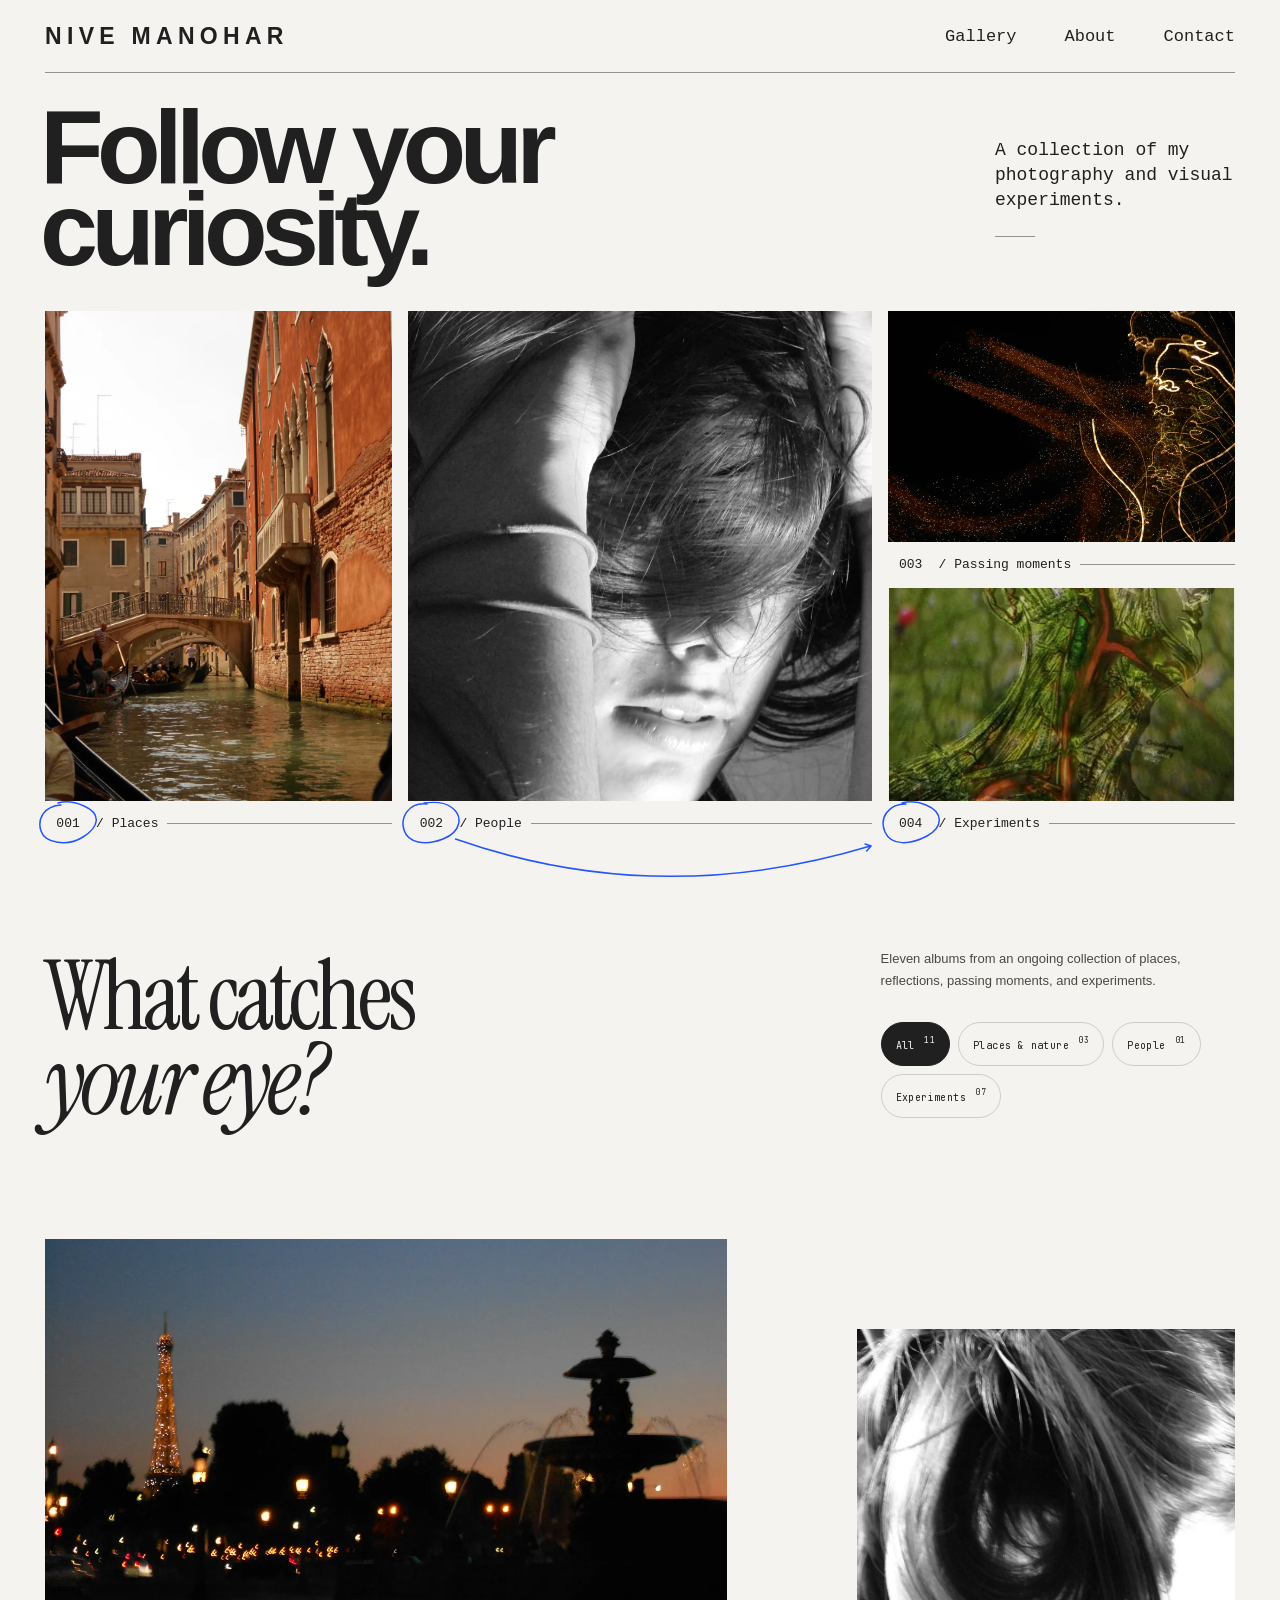
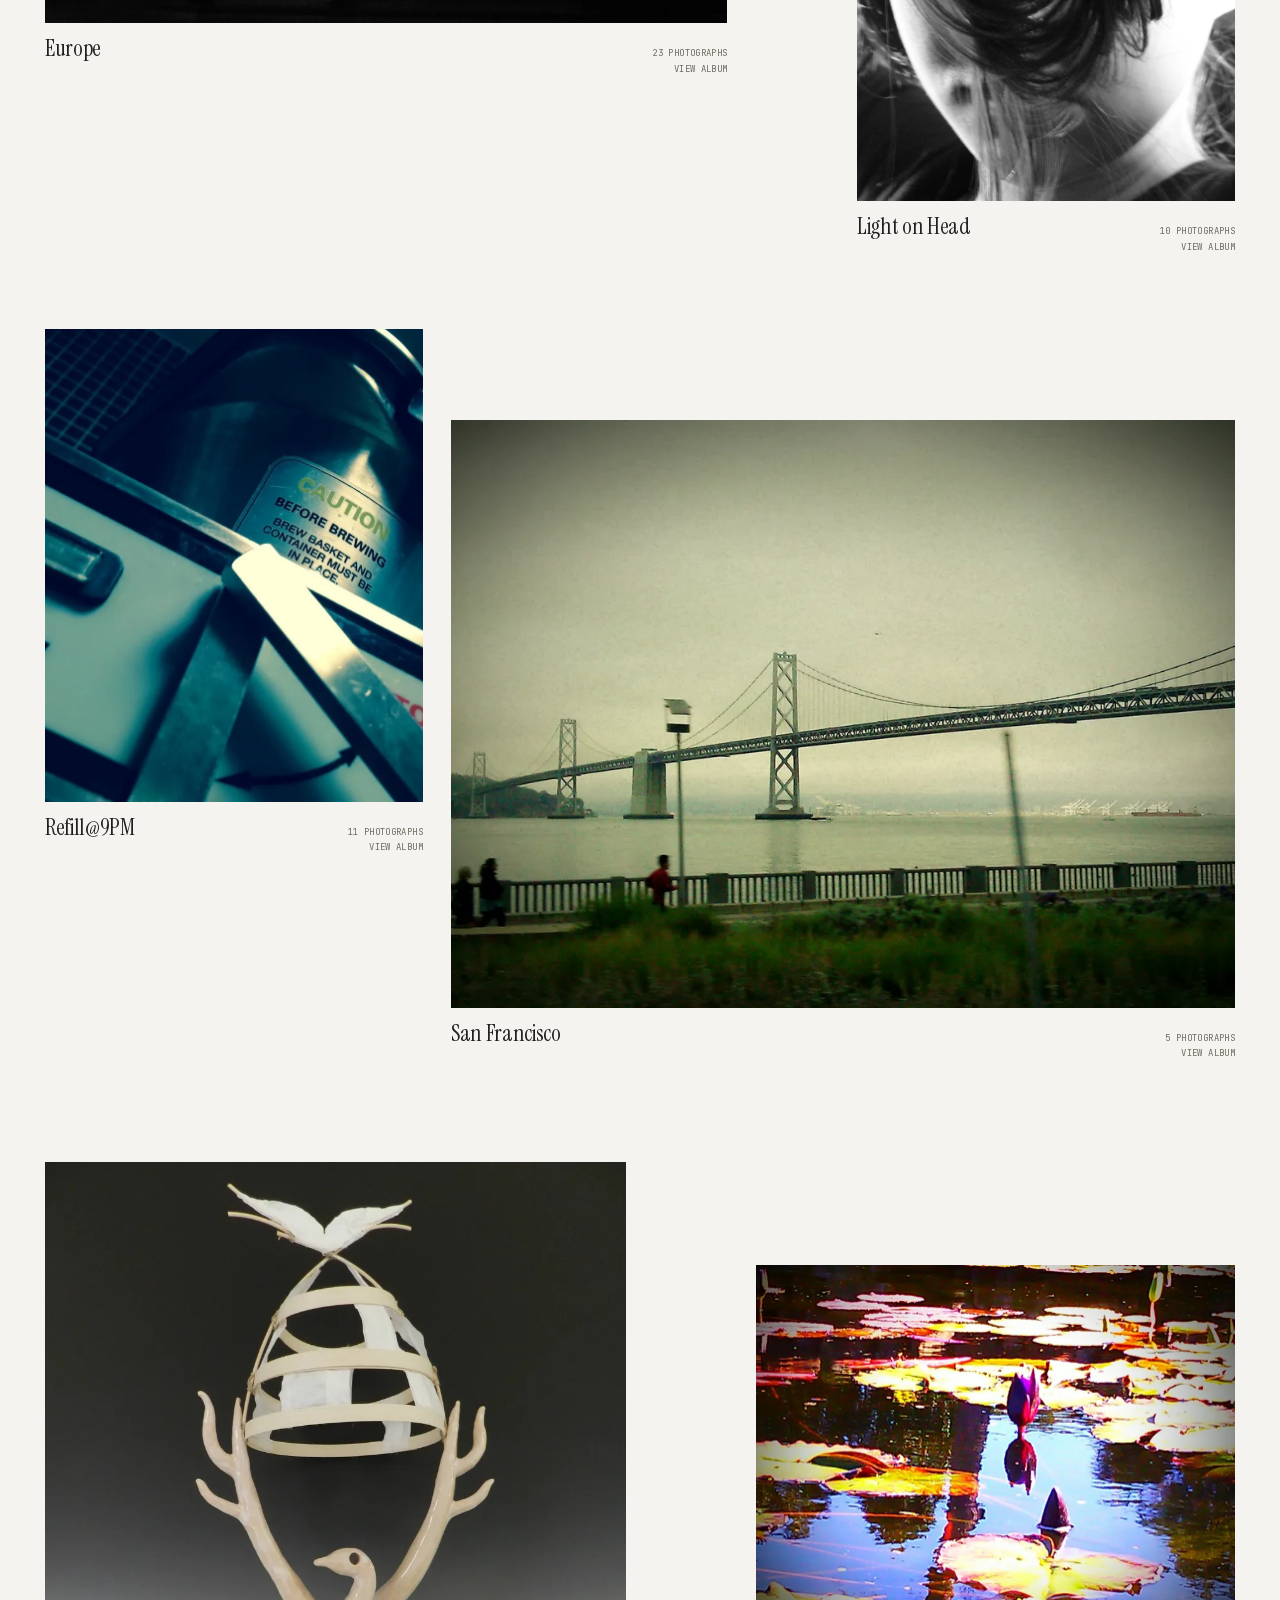
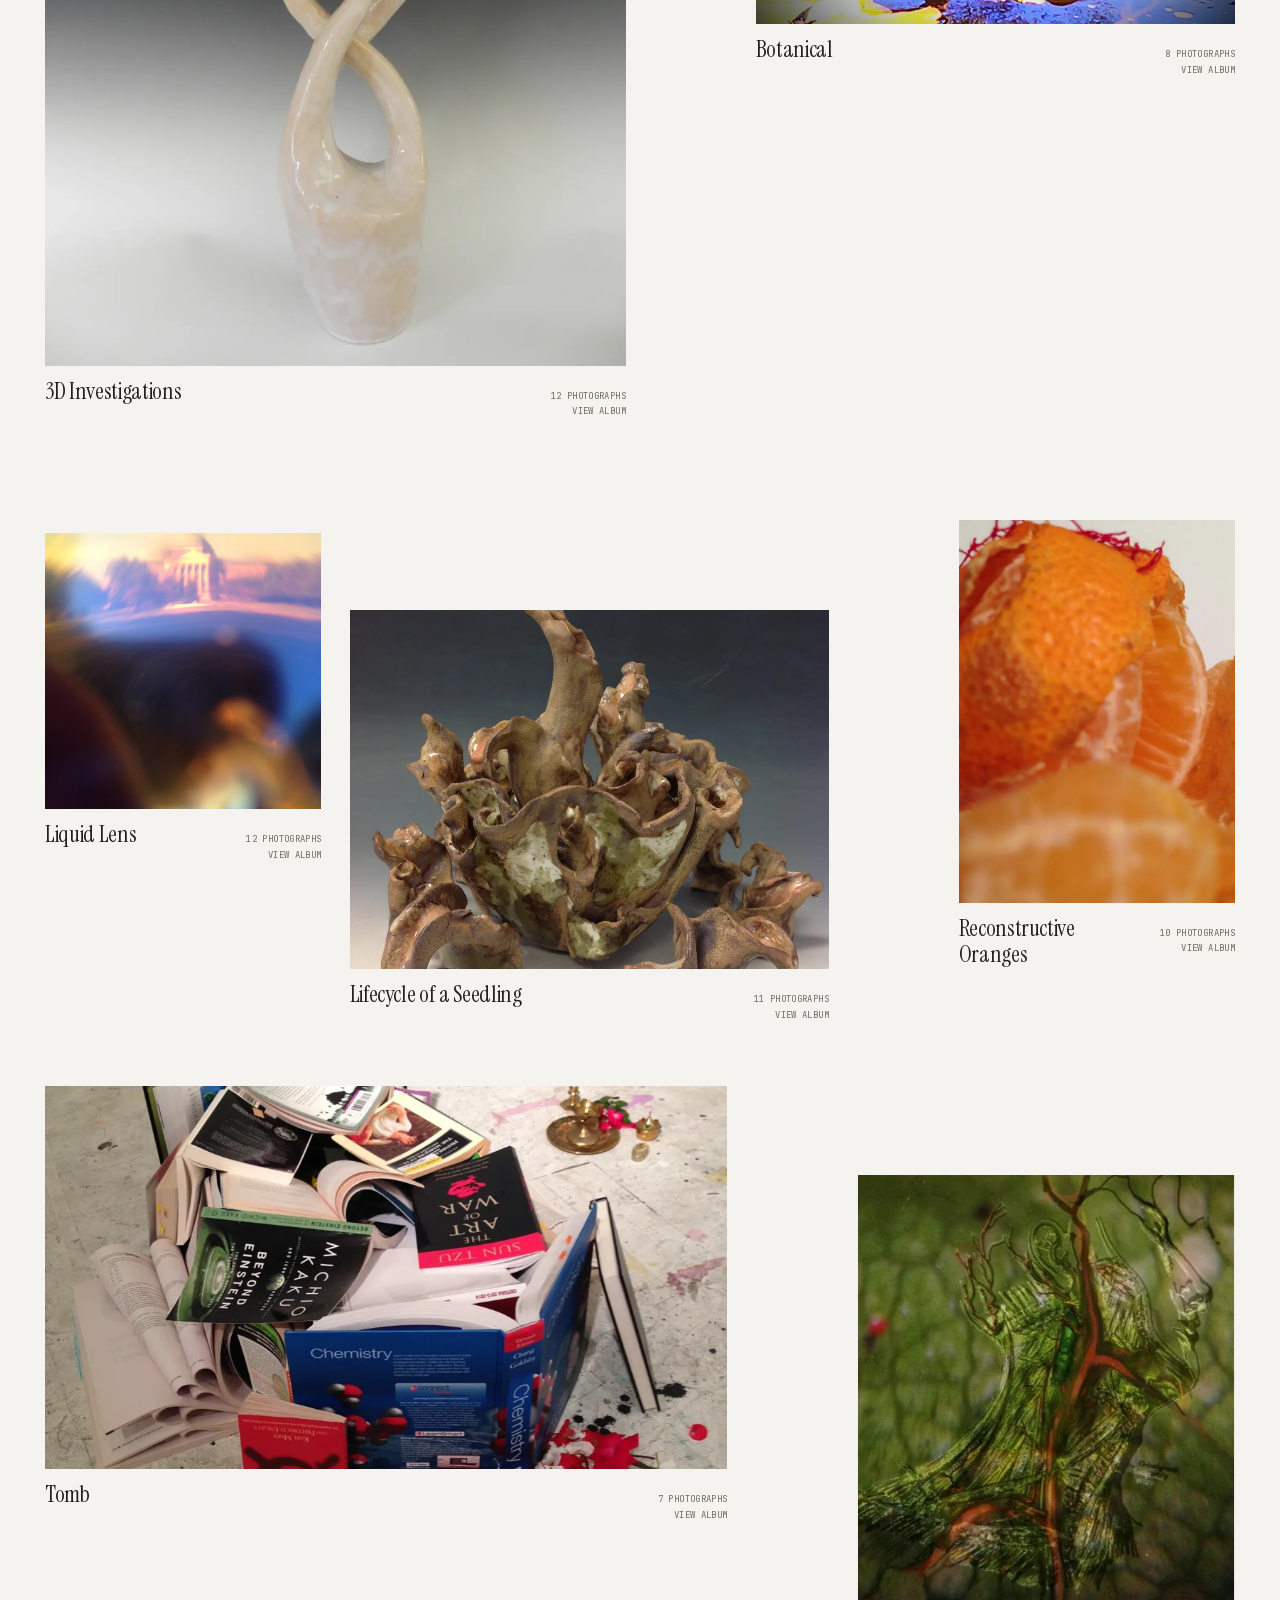
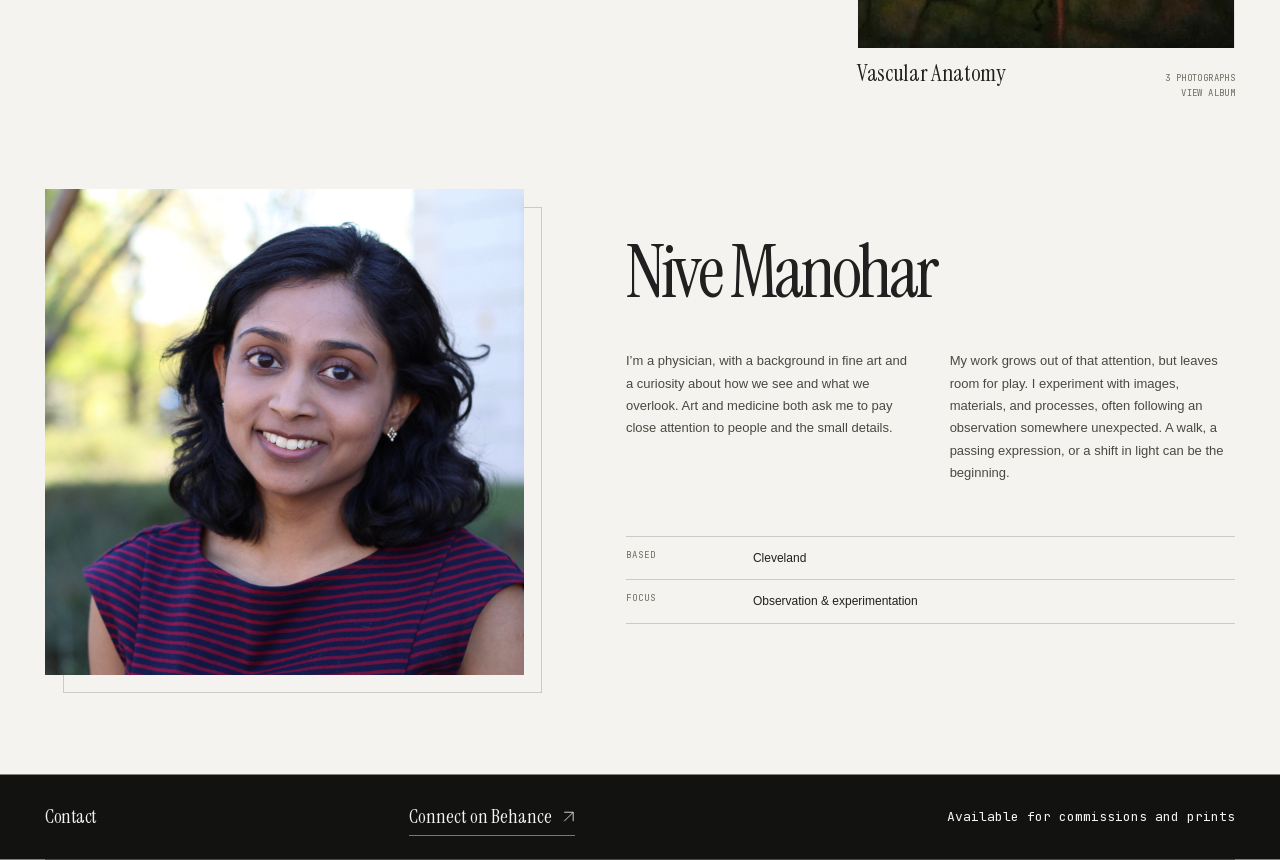
<file: index.html>
<!doctype html>
<html lang="en">
<head>
  <meta charset="utf-8">
  <meta name="viewport" content="width=device-width, initial-scale=1">
  <meta name="description" content="Nive Manohar's field notes: an ongoing collection of places, reflections, passing moments, and experiments.">
  <meta name="theme-color" content="#f5f3ef">
  <title>Nive Manohar — Field Notes</title>
  <link rel="stylesheet" href="styles.css">
  <script src="script.js" defer></script>
</head>
<body>
  <a class="skip-link" href="#albums-title">Skip to gallery</a>
  <div class="page">
    <header class="masthead">
      <a class="brand" href="#top" aria-label="Nive Manohar, back to top">Nive Manohar</a>
      <nav aria-label="Main navigation">
        <a href="#albums-title">Gallery</a>
        <a href="#about-image">About</a>
        <a href="#contact">Contact</a>
      </nav>
    </header>

    <main id="top">
      <section class="hero" aria-labelledby="page-title">
        <h1 id="page-title">Follow your<br>curiosity.</h1>
        <p class="hero-note">A collection of my photography and visual experiments.</p>
      </section>

      <section id="observations" class="observations" aria-labelledby="observations-title" tabindex="-1">
        <h2 id="observations-title" class="visually-hidden">Gallery</h2>
        <div class="gallery">
          <!-- FEATURED: Covers link to originals and open their matching album in the lightbox. -->
          <figure class="observation observation--places">
            <a class="photo" href="assets/Europe/015.webp" data-photo data-album="Europe" data-index="15" data-title="Europe" data-alt="Boats on a canal bordered by warm-colored buildings." aria-label="View Europe photograph 15 of 23">
                <span class="placeholder" aria-hidden="true"><span class="placeholder-number">001</span><span>Europe</span></span>
                <img src="assets/optimized/Europe/015.webp" width="3240" height="4320" alt="Boats on a canal bordered by warm-colored buildings." decoding="async">
              </a>
            <figcaption><span class="note-number">001<svg viewBox="0 0 64 48" aria-hidden="true" focusable="false"><path d="M25 5C8 6 1 19 5 31S31 47 47 37 66 14 48 6C39 2 29 1 22 3"/></svg></span><span>/ Places</span><span class="caption-rule" aria-hidden="true"></span></figcaption>
          </figure>

          <figure class="observation observation--people">
            <a class="photo" href="assets/Light-on-Head/003.webp" data-photo data-album="Light-on-Head" data-index="3" data-title="Light on Head" data-alt="Black-and-white portrait with striped light across the forehead and hair." aria-label="View Light on Head photograph 3 of 10">
                <span class="placeholder" aria-hidden="true"><span class="placeholder-number">002</span><span>Light on Head</span></span>
                <img src="assets/optimized/Light-on-Head/003.webp" width="3648" height="2432" alt="Black-and-white portrait with striped light across the forehead and hair." decoding="async">
              </a>
            <figcaption><span class="note-number">002<svg viewBox="0 0 64 48" aria-hidden="true" focusable="false"><path d="M28 4C10 2 1 17 5 30S26 46 44 39 65 16 52 7C44 1 33 2 25 3"/></svg></span><span>/ People</span><span class="caption-rule" aria-hidden="true"></span></figcaption>
          </figure>

          <figure class="observation observation--moments">
            <a class="photo" href="assets/Europe/023.webp" data-photo data-album="Europe" data-index="23" data-title="Europe" data-alt="Golden light trails forming a loose figure against a dark background." aria-label="View Europe photograph 23 of 23">
              <span class="placeholder" aria-hidden="true"><span class="placeholder-number">003</span><span>Europe</span></span>
              <img src="assets/optimized/Europe/023.webp" width="3264" height="2448" alt="Golden light trails forming a loose figure against a dark background." decoding="async">
            </a>
            <figcaption><span class="note-number">003</span><span>/ Passing moments</span><span class="caption-rule" aria-hidden="true"></span></figcaption>
          </figure>

          <figure class="observation observation--experiments">
            <a class="photo" href="assets/Vascular-Anatomy/001.webp" data-photo data-album="Vascular-Anatomy" data-index="1" data-title="Vascular Anatomy" data-alt="A branching anatomical composition against a mottled green background." aria-label="View Vascular Anatomy photograph 1 of 3">
                <span class="placeholder" aria-hidden="true"><span class="placeholder-number">004</span><span>Vascular Anatomy</span></span>
                <img src="assets/optimized/Vascular-Anatomy/001.webp" width="433" height="603" alt="A branching anatomical composition against a mottled green background." decoding="async">
              </a>
            <figcaption><span class="note-number">004<svg viewBox="0 0 64 48" aria-hidden="true" focusable="false"><path d="M27 4C9 4 0 18 6 32S31 45 48 36 64 12 47 5C38 1 30 1 23 3"/></svg></span><span>/ Experiments</span><span class="caption-rule" aria-hidden="true"></span></figcaption>
          </figure>
        </div>
        <svg class="connection" viewBox="0 0 560 48" preserveAspectRatio="none" aria-hidden="true" focusable="false"><path d="M2 5Q270 76 552 12M545 10l8 2-6 5"/></svg>
      </section>

      <section id="albums" class="selected-work" aria-labelledby="albums-title" tabindex="-1">
        <div class="work-head">
          <div>
            <h2 class="work-title" id="albums-title" tabindex="-1">What catches<br><em>your eye?</em></h2>
          </div>
          <div class="work-intro">
            <p>Eleven albums from an ongoing collection of places, reflections, passing moments, and experiments.</p>
            <div class="work-filters" role="group" aria-label="Filter albums" hidden>
              <button class="work-filter is-active" type="button" data-filter="all" aria-pressed="true">All <sup>11</sup></button>
              <button class="work-filter" type="button" data-filter="places" aria-pressed="false">Places &amp; nature <sup>03</sup></button>
              <button class="work-filter" type="button" data-filter="people" aria-pressed="false">People <sup>01</sup></button>
              <button class="work-filter" type="button" data-filter="experiments" aria-pressed="false">Experiments <sup>07</sup></button>
            </div>
            <p class="visually-hidden" id="filter-status" role="status" aria-live="polite"></p>
          </div>
        </div>
        <div class="work-grid">
          <!-- ALBUM COVERS: Each card opens the full album; the library below lists every original. -->
          <article class="work-card" data-category="places" data-slot="1">
            <a class="photo frame-media frame--wide" data-preview-size="1280" href="assets/Europe/022.webp" data-photo data-album="Europe" data-index="22" data-title="Europe" data-alt="A fountain silhouette and illuminated tower against a twilight sky." aria-label="View Europe album, 23 photographs">
                <span class="placeholder" aria-hidden="true">Europe / 022</span>
                <img src="assets/optimized/Europe/022.webp" width="3264" height="2448" alt="A fountain silhouette and illuminated tower against a twilight sky." loading="lazy" decoding="async">
              <span class="frame-index" aria-hidden="true">01</span><span class="view-tag" aria-hidden="true">View album <svg viewBox="0 0 24 24" aria-hidden="true" focusable="false"><path d="M4 20 20 4M4 4h16v16"/></svg></span>
              </a>
            <div class="frame-caption"><h3>Europe</h3><p>23 photographs<span>View album</span></p></div>
          </article>
          <article class="work-card" data-category="people" data-slot="2">
            <a class="photo frame-media frame--portrait" data-preview-size="1280" href="assets/Light-on-Head/001.webp" data-photo data-album="Light-on-Head" data-index="1" data-title="Light on Head" data-alt="Black-and-white portrait with hair falling across the face." aria-label="View Light on Head album, 10 photographs">
                <span class="placeholder" aria-hidden="true">Light on Head / 001</span>
                <img src="assets/optimized/Light-on-Head/001.webp" width="2432" height="3648" alt="Black-and-white portrait with hair falling across the face." loading="lazy" decoding="async">
              <span class="frame-index" aria-hidden="true">02</span><span class="view-tag" aria-hidden="true">View album <svg viewBox="0 0 24 24" aria-hidden="true" focusable="false"><path d="M4 20 20 4M4 4h16v16"/></svg></span>
              </a>
            <div class="frame-caption"><h3>Light on Head</h3><p>10 photographs<span>View album</span></p></div>
          </article>
          <article class="work-card" data-category="experiments" data-slot="3">
            <a class="photo frame-media frame--portrait" data-preview-size="1280" href="assets/Refill-9PM/003.webp" data-photo data-album="Refill-9PM" data-index="3" data-title="Refill@9PM" data-alt="A coffee station with a bottle and diagonally framed signs." aria-label="View Refill@9PM album, 11 photographs">
                <span class="placeholder" aria-hidden="true">Refill@9PM / 003</span>
                <img src="assets/optimized/Refill-9PM/003.webp" width="1269" height="952" alt="A coffee station with a bottle and diagonally framed signs." loading="lazy" decoding="async">
              <span class="frame-index" aria-hidden="true">03</span><span class="view-tag" aria-hidden="true">View album <svg viewBox="0 0 24 24" aria-hidden="true" focusable="false"><path d="M4 20 20 4M4 4h16v16"/></svg></span>
              </a>
            <div class="frame-caption"><h3>Refill@9PM</h3><p>11 photographs<span>View album</span></p></div>
          </article>
          <article class="work-card" data-category="places" data-slot="4">
            <a class="photo frame-media frame--landscape" data-preview-size="1280" href="assets/San-Francisco/003.webp" data-photo data-album="San-Francisco" data-index="3" data-title="San Francisco" data-alt="A suspension bridge across the bay, viewed from a waterfront promenade." aria-label="View San Francisco album, 5 photographs">
                <span class="placeholder" aria-hidden="true">San Francisco / 003</span>
                <img src="assets/optimized/San-Francisco/003.webp" width="2592" height="1456" alt="A suspension bridge across the bay, viewed from a waterfront promenade." loading="lazy" decoding="async">
              <span class="frame-index" aria-hidden="true">04</span><span class="view-tag" aria-hidden="true">View album <svg viewBox="0 0 24 24" aria-hidden="true" focusable="false"><path d="M4 20 20 4M4 4h16v16"/></svg></span>
              </a>
            <div class="frame-caption"><h3>San Francisco</h3><p>5 photographs<span>View album</span></p></div>
          </article>
          <article class="work-card" data-category="experiments" data-slot="5">
            <a class="photo frame-media frame--tall" data-preview-size="1280" href="assets/3D-Investigations/003.webp" data-photo data-album="3D-Investigations" data-index="3" data-title="3D Investigations" data-alt="A tall open sculpture with branching pale supports." aria-label="View 3D Investigations album, 12 photographs">
                <span class="placeholder" aria-hidden="true">3D Investigations / 003</span>
                <img src="assets/optimized/3D-Investigations/003.webp" width="3000" height="4000" alt="A tall open sculpture with branching pale supports." loading="lazy" decoding="async">
              <span class="frame-index" aria-hidden="true">05</span><span class="view-tag" aria-hidden="true">View album <svg viewBox="0 0 24 24" aria-hidden="true" focusable="false"><path d="M4 20 20 4M4 4h16v16"/></svg></span>
              </a>
            <div class="frame-caption"><h3>3D Investigations</h3><p>12 photographs<span>View album</span></p></div>
          </article>
          <article class="work-card" data-category="places" data-slot="6">
            <a class="photo frame-media frame--landscape" data-preview-size="1280" href="assets/Botanical/003.webp" data-photo data-album="Botanical" data-index="3" data-title="Botanical" data-alt="Purple water lilies among bright lily pads reflected in a pond." aria-label="View Botanical album, 8 photographs">
                <span class="placeholder" aria-hidden="true">Botanical / 003</span>
                <img src="assets/optimized/Botanical/003.webp" width="2592" height="1456" alt="Purple water lilies among bright lily pads reflected in a pond." loading="lazy" decoding="async">
              <span class="frame-index" aria-hidden="true">06</span><span class="view-tag" aria-hidden="true">View album <svg viewBox="0 0 24 24" aria-hidden="true" focusable="false"><path d="M4 20 20 4M4 4h16v16"/></svg></span>
              </a>
            <div class="frame-caption"><h3>Botanical</h3><p>8 photographs<span>View album</span></p></div>
          </article>
          <article class="work-card" data-category="experiments" data-slot="7">
            <a class="photo frame-media frame--square" data-preview-size="1280" href="assets/Liquid-Lens/010.webp" data-photo data-album="Liquid-Lens" data-index="10" data-title="Liquid Lens" data-alt="A domed building refracted through overlapping colorful shapes." aria-label="View Liquid Lens album, 12 photographs">
                <span class="placeholder" aria-hidden="true">Liquid Lens / 010</span>
                <img src="assets/optimized/Liquid-Lens/010.webp" width="2448" height="3264" alt="A domed building refracted through overlapping colorful shapes." loading="lazy" decoding="async">
              <span class="frame-index" aria-hidden="true">07</span><span class="view-tag" aria-hidden="true">View album <svg viewBox="0 0 24 24" aria-hidden="true" focusable="false"><path d="M4 20 20 4M4 4h16v16"/></svg></span>
              </a>
            <div class="frame-caption"><h3>Liquid Lens</h3><p>12 photographs<span>View album</span></p></div>
          </article>
          <article class="work-card" data-category="experiments" data-slot="8">
            <a class="photo frame-media frame--landscape" data-preview-size="1280" href="assets/Lifecycle-of-a-Seedling/010.webp" data-photo data-album="Lifecycle-of-a-Seedling" data-index="10" data-title="Lifecycle of a Seedling" data-alt="A low sculptural form with layered folds and rounded protrusions." aria-label="View Lifecycle of a Seedling album, 11 photographs">
                <span class="placeholder" aria-hidden="true">Lifecycle of a Seedling / 010</span>
                <img src="assets/optimized/Lifecycle-of-a-Seedling/010.webp" width="1936" height="2592" alt="A low sculptural form with layered folds and rounded protrusions." loading="lazy" decoding="async">
              <span class="frame-index" aria-hidden="true">08</span><span class="view-tag" aria-hidden="true">View album <svg viewBox="0 0 24 24" aria-hidden="true" focusable="false"><path d="M4 20 20 4M4 4h16v16"/></svg></span>
              </a>
            <div class="frame-caption"><h3>Lifecycle of a Seedling</h3><p>11 photographs<span>View album</span></p></div>
          </article>
          <article class="work-card" data-category="experiments" data-slot="9">
            <a class="photo frame-media frame--tall" data-preview-size="1280" href="assets/Reconstructive-Oranges/005.webp" data-photo data-album="Reconstructive-Oranges" data-index="5" data-title="Reconstructive Oranges" data-alt="Detail of a peeled orange repaired with colored thread." aria-label="View Reconstructive Oranges album, 10 photographs">
                <span class="placeholder" aria-hidden="true">Reconstructive Oranges / 005</span>
                <img src="assets/optimized/Reconstructive-Oranges/005.webp" width="3264" height="2448" alt="Detail of a peeled orange repaired with colored thread." loading="lazy" decoding="async">
              <span class="frame-index" aria-hidden="true">09</span><span class="view-tag" aria-hidden="true">View album <svg viewBox="0 0 24 24" aria-hidden="true" focusable="false"><path d="M4 20 20 4M4 4h16v16"/></svg></span>
              </a>
            <div class="frame-caption"><h3>Reconstructive Oranges</h3><p>10 photographs<span>View album</span></p></div>
          </article>
          <article class="work-card" data-category="experiments" data-slot="1">
            <a class="photo frame-media frame--wide" data-preview-size="1280" href="assets/Tomb/001.webp" data-photo data-album="Tomb" data-index="1" data-title="Tomb" data-alt="Books, framed images, and objects arranged on a floor with scattered red petals." aria-label="View Tomb album, 7 photographs">
                <span class="placeholder" aria-hidden="true">Tomb / 001</span>
                <img src="assets/optimized/Tomb/001.webp" width="2448" height="3264" alt="Books, framed images, and objects arranged on a floor with scattered red petals." loading="lazy" decoding="async">
              <span class="frame-index" aria-hidden="true">10</span><span class="view-tag" aria-hidden="true">View album <svg viewBox="0 0 24 24" aria-hidden="true" focusable="false"><path d="M4 20 20 4M4 4h16v16"/></svg></span>
              </a>
            <div class="frame-caption"><h3>Tomb</h3><p>7 photographs<span>View album</span></p></div>
          </article>
          <article class="work-card" data-category="experiments" data-slot="2">
            <a class="photo frame-media frame--portrait" data-preview-size="1280" href="assets/Vascular-Anatomy/001.webp" data-photo data-album="Vascular-Anatomy" data-index="1" data-title="Vascular Anatomy" data-alt="A branching anatomical composition against a mottled green background." aria-label="View Vascular Anatomy album, 3 photographs">
                <span class="placeholder" aria-hidden="true">Vascular Anatomy / 001</span>
                <img src="assets/optimized/Vascular-Anatomy/001.webp" width="433" height="603" alt="A branching anatomical composition against a mottled green background." loading="lazy" decoding="async">
              <span class="frame-index" aria-hidden="true">11</span><span class="view-tag" aria-hidden="true">View album <svg viewBox="0 0 24 24" aria-hidden="true" focusable="false"><path d="M4 20 20 4M4 4h16v16"/></svg></span>
              </a>
            <div class="frame-caption"><h3>Vascular Anatomy</h3><p>3 photographs<span>View album</span></p></div>
          </article>
        </div>
        <div class="album-library" aria-label="Browse all photographs">
        <details class="album" id="album-europe">
          <summary><h3>Europe</h3><span class="album-count">23 photographs</span><span class="album-toggle" aria-hidden="true">+</span></summary>
          <div class="album-grid">
            <figure class="album-photo">
              <a class="photo" href="assets/Europe/001.webp" data-photo data-album="Europe" data-index="1" data-title="Europe" data-alt="Empty café tables with ornate green chairs on a tiled floor." aria-label="View Europe photograph 1 of 23">
                <span class="placeholder" aria-hidden="true">Europe / 001</span>
                <img src="assets/optimized/Europe/001.webp" width="3840" height="2880" alt="Empty café tables with ornate green chairs on a tiled floor." loading="lazy" decoding="async">
              </a>
              <figcaption>001 / Europe</figcaption>
            </figure>
            <figure class="album-photo">
              <a class="photo" href="assets/Europe/002.webp" data-photo data-album="Europe" data-index="2" data-title="Europe" data-alt="The Houses of Parliament beside the river beneath an overcast sky." aria-label="View Europe photograph 2 of 23">
                <span class="placeholder" aria-hidden="true">Europe / 002</span>
                <img src="assets/optimized/Europe/002.webp" width="3840" height="2880" alt="The Houses of Parliament beside the river beneath an overcast sky." loading="lazy" decoding="async">
              </a>
              <figcaption>002 / Europe</figcaption>
            </figure>
            <figure class="album-photo">
              <a class="photo" href="assets/Europe/003.webp" data-photo data-album="Europe" data-index="3" data-title="Europe" data-alt="The clock tower rising above the street, viewed from below." aria-label="View Europe photograph 3 of 23">
                <span class="placeholder" aria-hidden="true">Europe / 003</span>
                <img src="assets/optimized/Europe/003.webp" width="3240" height="4320" alt="The clock tower rising above the street, viewed from below." loading="lazy" decoding="async">
              </a>
              <figcaption>003 / Europe</figcaption>
            </figure>
            <figure class="album-photo">
              <a class="photo" href="assets/Europe/004.webp" data-photo data-album="Europe" data-index="4" data-title="Europe" data-alt="People walking beside a stone abbey under leafy trees." aria-label="View Europe photograph 4 of 23">
                <span class="placeholder" aria-hidden="true">Europe / 004</span>
                <img src="assets/optimized/Europe/004.webp" width="3240" height="4320" alt="People walking beside a stone abbey under leafy trees." loading="lazy" decoding="async">
              </a>
              <figcaption>004 / Europe</figcaption>
            </figure>
            <figure class="album-photo">
              <a class="photo" href="assets/Europe/005.webp" data-photo data-album="Europe" data-index="5" data-title="Europe" data-alt="An elevated view across a river, bridges, and the city beneath clouds." aria-label="View Europe photograph 5 of 23">
                <span class="placeholder" aria-hidden="true">Europe / 005</span>
                <img src="assets/optimized/Europe/005.webp" width="3840" height="2880" alt="An elevated view across a river, bridges, and the city beneath clouds." loading="lazy" decoding="async">
              </a>
              <figcaption>005 / Europe</figcaption>
            </figure>
            <figure class="album-photo">
              <a class="photo" href="assets/Europe/006.webp" data-photo data-album="Europe" data-index="6" data-title="Europe" data-alt="A Ferris wheel rising above a row of buildings." aria-label="View Europe photograph 6 of 23">
                <span class="placeholder" aria-hidden="true">Europe / 006</span>
                <img src="assets/optimized/Europe/006.webp" width="3240" height="4320" alt="A Ferris wheel rising above a row of buildings." loading="lazy" decoding="async">
              </a>
              <figcaption>006 / Europe</figcaption>
            </figure>
            <figure class="album-photo">
              <a class="photo" href="assets/Europe/007.webp" data-photo data-album="Europe" data-index="7" data-title="Europe" data-alt="Pedestrians on a cobblestone street beside striped café umbrellas and hanging flowers." aria-label="View Europe photograph 7 of 23">
                <span class="placeholder" aria-hidden="true">Europe / 007</span>
                <img src="assets/optimized/Europe/007.webp" width="3240" height="4320" alt="Pedestrians on a cobblestone street beside striped café umbrellas and hanging flowers." loading="lazy" decoding="async">
              </a>
              <figcaption>007 / Europe</figcaption>
            </figure>
            <figure class="album-photo">
              <a class="photo" href="assets/Europe/008.webp" data-photo data-album="Europe" data-index="8" data-title="Europe" data-alt="Decorated glass mugs displayed on illuminated shelves." aria-label="View Europe photograph 8 of 23">
                <span class="placeholder" aria-hidden="true">Europe / 008</span>
                <img src="assets/optimized/Europe/008.webp" width="3840" height="2880" alt="Decorated glass mugs displayed on illuminated shelves." loading="lazy" decoding="async">
              </a>
              <figcaption>008 / Europe</figcaption>
            </figure>
            <figure class="album-photo">
              <a class="photo" href="assets/Europe/009.webp" data-photo data-album="Europe" data-index="9" data-title="Europe" data-alt="A wooden covered bridge and stone tower spanning a river." aria-label="View Europe photograph 9 of 23">
                <span class="placeholder" aria-hidden="true">Europe / 009</span>
                <img src="assets/optimized/Europe/009.webp" width="3840" height="2880" alt="A wooden covered bridge and stone tower spanning a river." loading="lazy" decoding="async">
              </a>
              <figcaption>009 / Europe</figcaption>
            </figure>
            <figure class="album-photo">
              <a class="photo" href="assets/Europe/010.webp" data-photo data-album="Europe" data-index="10" data-title="Europe" data-alt="Riverside buildings framed by the roof of a covered bridge." aria-label="View Europe photograph 10 of 23">
                <span class="placeholder" aria-hidden="true">Europe / 010</span>
                <img src="assets/optimized/Europe/010.webp" width="3840" height="2880" alt="Riverside buildings framed by the roof of a covered bridge." loading="lazy" decoding="async">
              </a>
              <figcaption>010 / Europe</figcaption>
            </figure>
            <figure class="album-photo">
              <a class="photo" href="assets/Europe/011.webp" data-photo data-album="Europe" data-index="11" data-title="Europe" data-alt="Green fields and hillside houses seen through a moving window." aria-label="View Europe photograph 11 of 23">
                <span class="placeholder" aria-hidden="true">Europe / 011</span>
                <img src="assets/optimized/Europe/011.webp" width="3840" height="2880" alt="Green fields and hillside houses seen through a moving window." loading="lazy" decoding="async">
              </a>
              <figcaption>011 / Europe</figcaption>
            </figure>
            <figure class="album-photo">
              <a class="photo" href="assets/Europe/012.webp" data-photo data-album="Europe" data-index="12" data-title="Europe" data-alt="A mountain village surrounded by bright green slopes." aria-label="View Europe photograph 12 of 23">
                <span class="placeholder" aria-hidden="true">Europe / 012</span>
                <img src="assets/optimized/Europe/012.webp" width="3840" height="2880" alt="A mountain village surrounded by bright green slopes." loading="lazy" decoding="async">
              </a>
              <figcaption>012 / Europe</figcaption>
            </figure>
            <figure class="album-photo">
              <a class="photo" href="assets/Europe/013.webp" data-photo data-album="Europe" data-index="13" data-title="Europe" data-alt="A steep mountain rising above a green valley." aria-label="View Europe photograph 13 of 23">
                <span class="placeholder" aria-hidden="true">Europe / 013</span>
                <img src="assets/optimized/Europe/013.webp" width="3240" height="4320" alt="A steep mountain rising above a green valley." loading="lazy" decoding="async">
              </a>
              <figcaption>013 / Europe</figcaption>
            </figure>
            <figure class="album-photo">
              <a class="photo" href="assets/Europe/014.webp" data-photo data-album="Europe" data-index="14" data-title="Europe" data-alt="A narrow canal between buildings, viewed beneath a bridge." aria-label="View Europe photograph 14 of 23">
                <span class="placeholder" aria-hidden="true">Europe / 014</span>
                <img src="assets/optimized/Europe/014.webp" width="3240" height="4320" alt="A narrow canal between buildings, viewed beneath a bridge." loading="lazy" decoding="async">
              </a>
              <figcaption>014 / Europe</figcaption>
            </figure>
            <figure class="album-photo">
              <a class="photo" href="assets/Europe/015.webp" data-photo data-album="Europe" data-index="15" data-title="Europe" data-alt="Boats on a canal bordered by warm-colored buildings." aria-label="View Europe photograph 15 of 23">
                <span class="placeholder" aria-hidden="true">Europe / 015</span>
                <img src="assets/optimized/Europe/015.webp" width="3240" height="4320" alt="Boats on a canal bordered by warm-colored buildings." loading="lazy" decoding="async">
              </a>
              <figcaption>015 / Europe</figcaption>
            </figure>
            <figure class="album-photo">
              <a class="photo" href="assets/Europe/016.webp" data-photo data-album="Europe" data-index="16" data-title="Europe" data-alt="A narrow waterway and small bridge between tall buildings." aria-label="View Europe photograph 16 of 23">
                <span class="placeholder" aria-hidden="true">Europe / 016</span>
                <img src="assets/optimized/Europe/016.webp" width="3240" height="4320" alt="A narrow waterway and small bridge between tall buildings." loading="lazy" decoding="async">
              </a>
              <figcaption>016 / Europe</figcaption>
            </figure>
            <figure class="album-photo">
              <a class="photo" href="assets/Europe/017.webp" data-photo data-album="Europe" data-index="17" data-title="Europe" data-alt="Sculpted figures and rock formations above a turquoise fountain." aria-label="View Europe photograph 17 of 23">
                <span class="placeholder" aria-hidden="true">Europe / 017</span>
                <img src="assets/optimized/Europe/017.webp" width="3240" height="4320" alt="Sculpted figures and rock formations above a turquoise fountain." loading="lazy" decoding="async">
              </a>
              <figcaption>017 / Europe</figcaption>
            </figure>
            <figure class="album-photo">
              <a class="photo" href="assets/Europe/018.webp" data-photo data-album="Europe" data-index="18" data-title="Europe" data-alt="The patterned stone façade of a cathedral." aria-label="View Europe photograph 18 of 23">
                <span class="placeholder" aria-hidden="true">Europe / 018</span>
                <img src="assets/optimized/Europe/018.webp" width="3240" height="4320" alt="The patterned stone façade of a cathedral." loading="lazy" decoding="async">
              </a>
              <figcaption>018 / Europe</figcaption>
            </figure>
            <figure class="album-photo">
              <a class="photo" href="assets/Europe/019.webp" data-photo data-album="Europe" data-index="19" data-title="Europe" data-alt="People walking through a narrow street lined with tall buildings." aria-label="View Europe photograph 19 of 23">
                <span class="placeholder" aria-hidden="true">Europe / 019</span>
                <img src="assets/optimized/Europe/019.webp" width="3840" height="2880" alt="People walking through a narrow street lined with tall buildings." loading="lazy" decoding="async">
              </a>
              <figcaption>019 / Europe</figcaption>
            </figure>
            <figure class="album-photo">
              <a class="photo" href="assets/Europe/020.webp" data-photo data-album="Europe" data-index="20" data-title="Europe" data-alt="An arcaded courtyard with patterned stone walls." aria-label="View Europe photograph 20 of 23">
                <span class="placeholder" aria-hidden="true">Europe / 020</span>
                <img src="assets/optimized/Europe/020.webp" width="3240" height="4320" alt="An arcaded courtyard with patterned stone walls." loading="lazy" decoding="async">
              </a>
              <figcaption>020 / Europe</figcaption>
            </figure>
            <figure class="album-photo">
              <a class="photo" href="assets/Europe/021.webp" data-photo data-album="Europe" data-index="21" data-title="Europe" data-alt="The curved iron structure of a tower viewed from below." aria-label="View Europe photograph 21 of 23">
                <span class="placeholder" aria-hidden="true">Europe / 021</span>
                <img src="assets/optimized/Europe/021.webp" width="2448" height="3264" alt="The curved iron structure of a tower viewed from below." loading="lazy" decoding="async">
              </a>
              <figcaption>021 / Europe</figcaption>
            </figure>
            <figure class="album-photo">
              <a class="photo" href="assets/Europe/022.webp" data-photo data-album="Europe" data-index="22" data-title="Europe" data-alt="A fountain silhouette and illuminated tower against a twilight sky." aria-label="View Europe photograph 22 of 23">
                <span class="placeholder" aria-hidden="true">Europe / 022</span>
                <img src="assets/optimized/Europe/022.webp" width="3264" height="2448" alt="A fountain silhouette and illuminated tower against a twilight sky." loading="lazy" decoding="async">
              </a>
              <figcaption>022 / Europe</figcaption>
            </figure>
            <figure class="album-photo">
              <a class="photo" href="assets/Europe/023.webp" data-photo data-album="Europe" data-index="23" data-title="Europe" data-alt="Golden light trails forming a loose figure against a dark background." aria-label="View Europe photograph 23 of 23">
                <span class="placeholder" aria-hidden="true">Europe / 023</span>
                <img src="assets/optimized/Europe/023.webp" width="3264" height="2448" alt="Golden light trails forming a loose figure against a dark background." loading="lazy" decoding="async">
              </a>
              <figcaption>023 / Europe</figcaption>
            </figure>
          </div>
        </details>
        <details class="album" id="album-botanical">
          <summary><h3>Botanical</h3><span class="album-count">8 photographs</span><span class="album-toggle" aria-hidden="true">+</span></summary>
          <div class="album-grid">
            <figure class="album-photo">
              <a class="photo" href="assets/Botanical/001.webp" data-photo data-album="Botanical" data-index="1" data-title="Botanical" data-alt="Sunlit leaves and thin stems beside a dark pond." aria-label="View Botanical photograph 1 of 8">
                <span class="placeholder" aria-hidden="true">Botanical / 001</span>
                <img src="assets/optimized/Botanical/001.webp" width="1456" height="2592" alt="Sunlit leaves and thin stems beside a dark pond." loading="lazy" decoding="async">
              </a>
              <figcaption>001 / Botanical</figcaption>
            </figure>
            <figure class="album-photo">
              <a class="photo" href="assets/Botanical/002.webp" data-photo data-album="Botanical" data-index="2" data-title="Botanical" data-alt="Lily pads and a purple water lily reflected in colorful pond water." aria-label="View Botanical photograph 2 of 8">
                <span class="placeholder" aria-hidden="true">Botanical / 002</span>
                <img src="assets/optimized/Botanical/002.webp" width="1456" height="2592" alt="Lily pads and a purple water lily reflected in colorful pond water." loading="lazy" decoding="async">
              </a>
              <figcaption>002 / Botanical</figcaption>
            </figure>
            <figure class="album-photo">
              <a class="photo" href="assets/Botanical/003.webp" data-photo data-album="Botanical" data-index="3" data-title="Botanical" data-alt="Purple water lilies among bright lily pads reflected in a pond." aria-label="View Botanical photograph 3 of 8">
                <span class="placeholder" aria-hidden="true">Botanical / 003</span>
                <img src="assets/optimized/Botanical/003.webp" width="2592" height="1456" alt="Purple water lilies among bright lily pads reflected in a pond." loading="lazy" decoding="async">
              </a>
              <figcaption>003 / Botanical</figcaption>
            </figure>
            <figure class="album-photo">
              <a class="photo" href="assets/Botanical/004.jpg" data-photo data-album="Botanical" data-index="4" data-title="Botanical" data-alt="Bright green leaves emerging from water in a shaft of light." aria-label="View Botanical photograph 4 of 8">
                <span class="placeholder" aria-hidden="true">Botanical / 004</span>
                <img src="assets/optimized/Botanical/004.webp" width="1456" height="2592" alt="Bright green leaves emerging from water in a shaft of light." loading="lazy" decoding="async">
              </a>
              <figcaption>004 / Botanical</figcaption>
            </figure>
            <figure class="album-photo">
              <a class="photo" href="assets/Botanical/005.jpg" data-photo data-album="Botanical" data-index="5" data-title="Botanical" data-alt="Hanging leaves against a bright green garden." aria-label="View Botanical photograph 5 of 8">
                <span class="placeholder" aria-hidden="true">Botanical / 005</span>
                <img src="assets/optimized/Botanical/005.webp" width="1456" height="2592" alt="Hanging leaves against a bright green garden." loading="lazy" decoding="async">
              </a>
              <figcaption>005 / Botanical</figcaption>
            </figure>
            <figure class="album-photo">
              <a class="photo" href="assets/Botanical/006.jpg" data-photo data-album="Botanical" data-index="6" data-title="Botanical" data-alt="Pond reflections framed by dense garden foliage." aria-label="View Botanical photograph 6 of 8">
                <span class="placeholder" aria-hidden="true">Botanical / 006</span>
                <img src="assets/optimized/Botanical/006.webp" width="1456" height="2592" alt="Pond reflections framed by dense garden foliage." loading="lazy" decoding="async">
              </a>
              <figcaption>006 / Botanical</figcaption>
            </figure>
            <figure class="album-photo">
              <a class="photo" href="assets/Botanical/007.jpg" data-photo data-album="Botanical" data-index="7" data-title="Botanical" data-alt="A large green leaf lit from behind with visible branching veins." aria-label="View Botanical photograph 7 of 8">
                <span class="placeholder" aria-hidden="true">Botanical / 007</span>
                <img src="assets/optimized/Botanical/007.webp" width="1456" height="2592" alt="A large green leaf lit from behind with visible branching veins." loading="lazy" decoding="async">
              </a>
              <figcaption>007 / Botanical</figcaption>
            </figure>
            <figure class="album-photo">
              <a class="photo" href="assets/Botanical/008.jpg" data-photo data-album="Botanical" data-index="8" data-title="Botanical" data-alt="Overlapping green leaves with sunlight along their edges." aria-label="View Botanical photograph 8 of 8">
                <span class="placeholder" aria-hidden="true">Botanical / 008</span>
                <img src="assets/optimized/Botanical/008.webp" width="1456" height="2592" alt="Overlapping green leaves with sunlight along their edges." loading="lazy" decoding="async">
              </a>
              <figcaption>008 / Botanical</figcaption>
            </figure>
          </div>
        </details>
        <details class="album" id="album-san-francisco">
          <summary><h3>San Francisco</h3><span class="album-count">5 photographs</span><span class="album-toggle" aria-hidden="true">+</span></summary>
          <div class="album-grid">
            <figure class="album-photo">
              <a class="photo" href="assets/San-Francisco/001.webp" data-photo data-album="San-Francisco" data-index="1" data-title="San Francisco" data-alt="A dark shoreline and bay beneath a band of cloudy sky." aria-label="View San Francisco photograph 1 of 5">
                <span class="placeholder" aria-hidden="true">San Francisco / 001</span>
                <img src="assets/optimized/San-Francisco/001.webp" width="2592" height="1456" alt="A dark shoreline and bay beneath a band of cloudy sky." loading="lazy" decoding="async">
              </a>
              <figcaption>001 / San Francisco</figcaption>
            </figure>
            <figure class="album-photo">
              <a class="photo" href="assets/San-Francisco/002.webp" data-photo data-album="San-Francisco" data-index="2" data-title="San Francisco" data-alt="A distant city skyline seen across the water through blurred vertical lines." aria-label="View San Francisco photograph 2 of 5">
                <span class="placeholder" aria-hidden="true">San Francisco / 002</span>
                <img src="assets/optimized/San-Francisco/002.webp" width="1456" height="2592" alt="A distant city skyline seen across the water through blurred vertical lines." loading="lazy" decoding="async">
              </a>
              <figcaption>002 / San Francisco</figcaption>
            </figure>
            <figure class="album-photo">
              <a class="photo" href="assets/San-Francisco/003.webp" data-photo data-album="San-Francisco" data-index="3" data-title="San Francisco" data-alt="A suspension bridge across the bay, viewed from a waterfront promenade." aria-label="View San Francisco photograph 3 of 5">
                <span class="placeholder" aria-hidden="true">San Francisco / 003</span>
                <img src="assets/optimized/San-Francisco/003.webp" width="2592" height="1456" alt="A suspension bridge across the bay, viewed from a waterfront promenade." loading="lazy" decoding="async">
              </a>
              <figcaption>003 / San Francisco</figcaption>
            </figure>
            <figure class="album-photo">
              <a class="photo" href="assets/San-Francisco/004.webp" data-photo data-album="San-Francisco" data-index="4" data-title="San Francisco" data-alt="Sea lions resting on wooden docks beside a Pier 39 sign." aria-label="View San Francisco photograph 4 of 5">
                <span class="placeholder" aria-hidden="true">San Francisco / 004</span>
                <img src="assets/optimized/San-Francisco/004.webp" width="2592" height="1456" alt="Sea lions resting on wooden docks beside a Pier 39 sign." loading="lazy" decoding="async">
              </a>
              <figcaption>004 / San Francisco</figcaption>
            </figure>
            <figure class="album-photo">
              <a class="photo" href="assets/San-Francisco/005.jpg" data-photo data-album="San-Francisco" data-index="5" data-title="San Francisco" data-alt="A colorful circular sign above a busy waterfront street." aria-label="View San Francisco photograph 5 of 5">
                <span class="placeholder" aria-hidden="true">San Francisco / 005</span>
                <img src="assets/optimized/San-Francisco/005.webp" width="1456" height="2592" alt="A colorful circular sign above a busy waterfront street." loading="lazy" decoding="async">
              </a>
              <figcaption>005 / San Francisco</figcaption>
            </figure>
          </div>
        </details>
        <details class="album" id="album-liquid-lens">
          <summary><h3>Liquid Lens</h3><span class="album-count">12 photographs</span><span class="album-toggle" aria-hidden="true">+</span></summary>
          <div class="album-grid">
            <figure class="album-photo">
              <a class="photo" href="assets/Liquid-Lens/001.webp" data-photo data-album="Liquid-Lens" data-index="1" data-title="Liquid Lens" data-alt="Translucent rectangular forms arranged as an experimental still life." aria-label="View Liquid Lens photograph 1 of 12">
                <span class="placeholder" aria-hidden="true">Liquid Lens / 001</span>
                <img src="assets/optimized/Liquid-Lens/001.webp" width="3264" height="2448" alt="Translucent rectangular forms arranged as an experimental still life." loading="lazy" decoding="async">
              </a>
              <figcaption>001 / Liquid Lens</figcaption>
            </figure>
            <figure class="album-photo">
              <a class="photo" href="assets/Liquid-Lens/002.webp" data-photo data-album="Liquid-Lens" data-index="2" data-title="Liquid Lens" data-alt="A grid of photographs displayed above small transparent objects on a white wall." aria-label="View Liquid Lens photograph 2 of 12">
                <span class="placeholder" aria-hidden="true">Liquid Lens / 002</span>
                <img src="assets/optimized/Liquid-Lens/002.webp" width="2448" height="3264" alt="A grid of photographs displayed above small transparent objects on a white wall." loading="lazy" decoding="async">
              </a>
              <figcaption>002 / Liquid Lens</figcaption>
            </figure>
            <figure class="album-photo">
              <a class="photo" href="assets/Liquid-Lens/003.webp" data-photo data-album="Liquid-Lens" data-index="3" data-title="Liquid Lens" data-alt="Sketches and pale color studies arranged on white sheets." aria-label="View Liquid Lens photograph 3 of 12">
                <span class="placeholder" aria-hidden="true">Liquid Lens / 003</span>
                <img src="assets/optimized/Liquid-Lens/003.webp" width="3264" height="2448" alt="Sketches and pale color studies arranged on white sheets." loading="lazy" decoding="async">
              </a>
              <figcaption>003 / Liquid Lens</figcaption>
            </figure>
            <figure class="album-photo">
              <a class="photo" href="assets/Liquid-Lens/004.webp" data-photo data-album="Liquid-Lens" data-index="4" data-title="Liquid Lens" data-alt="A wall-mounted grid of photographs showing variations of a domed building." aria-label="View Liquid Lens photograph 4 of 12">
                <span class="placeholder" aria-hidden="true">Liquid Lens / 004</span>
                <img src="assets/optimized/Liquid-Lens/004.webp" width="3264" height="2448" alt="A wall-mounted grid of photographs showing variations of a domed building." loading="lazy" decoding="async">
              </a>
              <figcaption>004 / Liquid Lens</figcaption>
            </figure>
            <figure class="album-photo">
              <a class="photo" href="assets/Liquid-Lens/005.webp" data-photo data-album="Liquid-Lens" data-index="5" data-title="Liquid Lens" data-alt="Close detail of overlapping transparent forms and their edges." aria-label="View Liquid Lens photograph 5 of 12">
                <span class="placeholder" aria-hidden="true">Liquid Lens / 005</span>
                <img src="assets/optimized/Liquid-Lens/005.webp" width="2448" height="3264" alt="Close detail of overlapping transparent forms and their edges." loading="lazy" decoding="async">
              </a>
              <figcaption>005 / Liquid Lens</figcaption>
            </figure>
            <figure class="album-photo">
              <a class="photo" href="assets/Liquid-Lens/006.webp" data-photo data-album="Liquid-Lens" data-index="6" data-title="Liquid Lens" data-alt="A domed building and garden under a softly glowing sky." aria-label="View Liquid Lens photograph 6 of 12">
                <span class="placeholder" aria-hidden="true">Liquid Lens / 006</span>
                <img src="assets/optimized/Liquid-Lens/006.webp" width="2448" height="3264" alt="A domed building and garden under a softly glowing sky." loading="lazy" decoding="async">
              </a>
              <figcaption>006 / Liquid Lens</figcaption>
            </figure>
            <figure class="album-photo">
              <a class="photo" href="assets/Liquid-Lens/007.webp" data-photo data-album="Liquid-Lens" data-index="7" data-title="Liquid Lens" data-alt="A domed building refracted through a curved transparent surface." aria-label="View Liquid Lens photograph 7 of 12">
                <span class="placeholder" aria-hidden="true">Liquid Lens / 007</span>
                <img src="assets/optimized/Liquid-Lens/007.webp" width="2448" height="3264" alt="A domed building refracted through a curved transparent surface." loading="lazy" decoding="async">
              </a>
              <figcaption>007 / Liquid Lens</figcaption>
            </figure>
            <figure class="album-photo">
              <a class="photo" href="assets/Liquid-Lens/008.webp" data-photo data-album="Liquid-Lens" data-index="8" data-title="Liquid Lens" data-alt="A domed building blurred in warm light." aria-label="View Liquid Lens photograph 8 of 12">
                <span class="placeholder" aria-hidden="true">Liquid Lens / 008</span>
                <img src="assets/optimized/Liquid-Lens/008.webp" width="2448" height="3264" alt="A domed building blurred in warm light." loading="lazy" decoding="async">
              </a>
              <figcaption>008 / Liquid Lens</figcaption>
            </figure>
            <figure class="album-photo">
              <a class="photo" href="assets/Liquid-Lens/009.webp" data-photo data-album="Liquid-Lens" data-index="9" data-title="Liquid Lens" data-alt="A softly distorted dome behind a translucent blue foreground." aria-label="View Liquid Lens photograph 9 of 12">
                <span class="placeholder" aria-hidden="true">Liquid Lens / 009</span>
                <img src="assets/optimized/Liquid-Lens/009.webp" width="2448" height="3264" alt="A softly distorted dome behind a translucent blue foreground." loading="lazy" decoding="async">
              </a>
              <figcaption>009 / Liquid Lens</figcaption>
            </figure>
            <figure class="album-photo">
              <a class="photo" href="assets/Liquid-Lens/010.webp" data-photo data-album="Liquid-Lens" data-index="10" data-title="Liquid Lens" data-alt="A domed building refracted through overlapping colorful shapes." aria-label="View Liquid Lens photograph 10 of 12">
                <span class="placeholder" aria-hidden="true">Liquid Lens / 010</span>
                <img src="assets/optimized/Liquid-Lens/010.webp" width="2448" height="3264" alt="A domed building refracted through overlapping colorful shapes." loading="lazy" decoding="async">
              </a>
              <figcaption>010 / Liquid Lens</figcaption>
            </figure>
            <figure class="album-photo">
              <a class="photo" href="assets/Liquid-Lens/011.webp" data-photo data-album="Liquid-Lens" data-index="11" data-title="Liquid Lens" data-alt="A fragmented view of a dome through rippled transparent material." aria-label="View Liquid Lens photograph 11 of 12">
                <span class="placeholder" aria-hidden="true">Liquid Lens / 011</span>
                <img src="assets/optimized/Liquid-Lens/011.webp" width="2448" height="3264" alt="A fragmented view of a dome through rippled transparent material." loading="lazy" decoding="async">
              </a>
              <figcaption>011 / Liquid Lens</figcaption>
            </figure>
            <figure class="album-photo">
              <a class="photo" href="assets/Liquid-Lens/012.webp" data-photo data-album="Liquid-Lens" data-index="12" data-title="Liquid Lens" data-alt="A domed building across a lawn framed by translucent edges." aria-label="View Liquid Lens photograph 12 of 12">
                <span class="placeholder" aria-hidden="true">Liquid Lens / 012</span>
                <img src="assets/optimized/Liquid-Lens/012.webp" width="2448" height="3264" alt="A domed building across a lawn framed by translucent edges." loading="lazy" decoding="async">
              </a>
              <figcaption>012 / Liquid Lens</figcaption>
            </figure>
          </div>
        </details>
        <details class="album" id="album-3d-investigations">
          <summary><h3>3D Investigations</h3><span class="album-count">12 photographs</span><span class="album-toggle" aria-hidden="true">+</span></summary>
          <div class="album-grid">
            <figure class="album-photo">
              <a class="photo" href="assets/3D-Investigations/001.webp" data-photo data-album="3D-Investigations" data-index="1" data-title="3D Investigations" data-alt="A pale green sculptural form with rounded folds and openings." aria-label="View 3D Investigations photograph 1 of 12">
                <span class="placeholder" aria-hidden="true">3D Investigations / 001</span>
                <img src="assets/optimized/3D-Investigations/001.webp" width="3840" height="2880" alt="A pale green sculptural form with rounded folds and openings." loading="lazy" decoding="async">
              </a>
              <figcaption>001 / 3D Investigations</figcaption>
            </figure>
            <figure class="album-photo">
              <a class="photo" href="assets/3D-Investigations/002.webp" data-photo data-album="3D-Investigations" data-index="2" data-title="3D Investigations" data-alt="An open sculptural vessel filled with tangled threads and curved pieces." aria-label="View 3D Investigations photograph 2 of 12">
                <span class="placeholder" aria-hidden="true">3D Investigations / 002</span>
                <img src="assets/optimized/3D-Investigations/002.webp" width="3840" height="2880" alt="An open sculptural vessel filled with tangled threads and curved pieces." loading="lazy" decoding="async">
              </a>
              <figcaption>002 / 3D Investigations</figcaption>
            </figure>
            <figure class="album-photo">
              <a class="photo" href="assets/3D-Investigations/003.webp" data-photo data-album="3D-Investigations" data-index="3" data-title="3D Investigations" data-alt="A tall open sculpture with branching pale supports." aria-label="View 3D Investigations photograph 3 of 12">
                <span class="placeholder" aria-hidden="true">3D Investigations / 003</span>
                <img src="assets/optimized/3D-Investigations/003.webp" width="3000" height="4000" alt="A tall open sculpture with branching pale supports." loading="lazy" decoding="async">
              </a>
              <figcaption>003 / 3D Investigations</figcaption>
            </figure>
            <figure class="album-photo">
              <a class="photo" href="assets/3D-Investigations/004.webp" data-photo data-album="3D-Investigations" data-index="4" data-title="3D Investigations" data-alt="Detail of a curved pale sculptural support and suspended panel." aria-label="View 3D Investigations photograph 4 of 12">
                <span class="placeholder" aria-hidden="true">3D Investigations / 004</span>
                <img src="assets/optimized/3D-Investigations/004.webp" width="3000" height="4000" alt="Detail of a curved pale sculptural support and suspended panel." loading="lazy" decoding="async">
              </a>
              <figcaption>004 / 3D Investigations</figcaption>
            </figure>
            <figure class="album-photo">
              <a class="photo" href="assets/3D-Investigations/005.webp" data-photo data-album="3D-Investigations" data-index="5" data-title="3D Investigations" data-alt="An intricate tower-like sculpture with stacked openings and pointed details." aria-label="View 3D Investigations photograph 5 of 12">
                <span class="placeholder" aria-hidden="true">3D Investigations / 005</span>
                <img src="assets/optimized/3D-Investigations/005.webp" width="3000" height="4000" alt="An intricate tower-like sculpture with stacked openings and pointed details." loading="lazy" decoding="async">
              </a>
              <figcaption>005 / 3D Investigations</figcaption>
            </figure>
            <figure class="album-photo">
              <a class="photo" href="assets/3D-Investigations/006.webp" data-photo data-album="3D-Investigations" data-index="6" data-title="3D Investigations" data-alt="Close view of the textured upper section of a tower-like sculpture." aria-label="View 3D Investigations photograph 6 of 12">
                <span class="placeholder" aria-hidden="true">3D Investigations / 006</span>
                <img src="assets/optimized/3D-Investigations/006.webp" width="3000" height="4000" alt="Close view of the textured upper section of a tower-like sculpture." loading="lazy" decoding="async">
              </a>
              <figcaption>006 / 3D Investigations</figcaption>
            </figure>
            <figure class="album-photo">
              <a class="photo" href="assets/3D-Investigations/007.webp" data-photo data-album="3D-Investigations" data-index="7" data-title="3D Investigations" data-alt="A textured leaf-shaped sculpture with a central seam." aria-label="View 3D Investigations photograph 7 of 12">
                <span class="placeholder" aria-hidden="true">3D Investigations / 007</span>
                <img src="assets/optimized/3D-Investigations/007.webp" width="1936" height="2592" alt="A textured leaf-shaped sculpture with a central seam." loading="lazy" decoding="async">
              </a>
              <figcaption>007 / 3D Investigations</figcaption>
            </figure>
            <figure class="album-photo">
              <a class="photo" href="assets/3D-Investigations/008.webp" data-photo data-album="3D-Investigations" data-index="8" data-title="3D Investigations" data-alt="A pale woven vessel with curled strips extending from its opening." aria-label="View 3D Investigations photograph 8 of 12">
                <span class="placeholder" aria-hidden="true">3D Investigations / 008</span>
                <img src="assets/optimized/3D-Investigations/008.webp" width="968" height="1296" alt="A pale woven vessel with curled strips extending from its opening." loading="lazy" decoding="async">
              </a>
              <figcaption>008 / 3D Investigations</figcaption>
            </figure>
            <figure class="album-photo">
              <a class="photo" href="assets/3D-Investigations/009.webp" data-photo data-album="3D-Investigations" data-index="9" data-title="3D Investigations" data-alt="A row of small textured pots containing green plants." aria-label="View 3D Investigations photograph 9 of 12">
                <span class="placeholder" aria-hidden="true">3D Investigations / 009</span>
                <img src="assets/optimized/3D-Investigations/009.webp" width="1936" height="2592" alt="A row of small textured pots containing green plants." loading="lazy" decoding="async">
              </a>
              <figcaption>009 / 3D Investigations</figcaption>
            </figure>
            <figure class="album-photo">
              <a class="photo" href="assets/3D-Investigations/010.webp" data-photo data-album="3D-Investigations" data-index="10" data-title="3D Investigations" data-alt="A pointed organic vessel with a narrow open interior." aria-label="View 3D Investigations photograph 10 of 12">
                <span class="placeholder" aria-hidden="true">3D Investigations / 010</span>
                <img src="assets/optimized/3D-Investigations/010.webp" width="1936" height="2592" alt="A pointed organic vessel with a narrow open interior." loading="lazy" decoding="async">
              </a>
              <figcaption>010 / 3D Investigations</figcaption>
            </figure>
            <figure class="album-photo">
              <a class="photo" href="assets/3D-Investigations/011.webp" data-photo data-album="3D-Investigations" data-index="11" data-title="3D Investigations" data-alt="Close detail of a layered organic sculpture with rounded forms inside." aria-label="View 3D Investigations photograph 11 of 12">
                <span class="placeholder" aria-hidden="true">3D Investigations / 011</span>
                <img src="assets/optimized/3D-Investigations/011.webp" width="1936" height="2592" alt="Close detail of a layered organic sculpture with rounded forms inside." loading="lazy" decoding="async">
              </a>
              <figcaption>011 / 3D Investigations</figcaption>
            </figure>
            <figure class="album-photo">
              <a class="photo" href="assets/3D-Investigations/012.webp" data-photo data-album="3D-Investigations" data-index="12" data-title="3D Investigations" data-alt="A tall organic sculpture with branching tips and a textured base." aria-label="View 3D Investigations photograph 12 of 12">
                <span class="placeholder" aria-hidden="true">3D Investigations / 012</span>
                <img src="assets/optimized/3D-Investigations/012.webp" width="1936" height="2592" alt="A tall organic sculpture with branching tips and a textured base." loading="lazy" decoding="async">
              </a>
              <figcaption>012 / 3D Investigations</figcaption>
            </figure>
          </div>
        </details>
        <details class="album" id="album-lifecycle-of-a-seedling">
          <summary><h3>Lifecycle of a Seedling</h3><span class="album-count">11 photographs</span><span class="album-toggle" aria-hidden="true">+</span></summary>
          <div class="album-grid">
            <figure class="album-photo">
              <a class="photo" href="assets/Lifecycle-of-a-Seedling/001.webp" data-photo data-album="Lifecycle-of-a-Seedling" data-index="1" data-title="Lifecycle of a Seedling" data-alt="A rounded green and brown sculpture covered in circular openings." aria-label="View Lifecycle of a Seedling photograph 1 of 11">
                <span class="placeholder" aria-hidden="true">Lifecycle of a Seedling / 001</span>
                <img src="assets/optimized/Lifecycle-of-a-Seedling/001.webp" width="1936" height="2592" alt="A rounded green and brown sculpture covered in circular openings." loading="lazy" decoding="async">
              </a>
              <figcaption>001 / Lifecycle of a Seedling</figcaption>
            </figure>
            <figure class="album-photo">
              <a class="photo" href="assets/Lifecycle-of-a-Seedling/002.webp" data-photo data-album="Lifecycle-of-a-Seedling" data-index="2" data-title="Lifecycle of a Seedling" data-alt="Close view of hollow rounded forms on a green and brown sculpture." aria-label="View Lifecycle of a Seedling photograph 2 of 11">
                <span class="placeholder" aria-hidden="true">Lifecycle of a Seedling / 002</span>
                <img src="assets/optimized/Lifecycle-of-a-Seedling/002.webp" width="1936" height="2592" alt="Close view of hollow rounded forms on a green and brown sculpture." loading="lazy" decoding="async">
              </a>
              <figcaption>002 / Lifecycle of a Seedling</figcaption>
            </figure>
            <figure class="album-photo">
              <a class="photo" href="assets/Lifecycle-of-a-Seedling/003.webp" data-photo data-album="Lifecycle-of-a-Seedling" data-index="3" data-title="Lifecycle of a Seedling" data-alt="An open organic vessel containing curled branching forms." aria-label="View Lifecycle of a Seedling photograph 3 of 11">
                <span class="placeholder" aria-hidden="true">Lifecycle of a Seedling / 003</span>
                <img src="assets/optimized/Lifecycle-of-a-Seedling/003.webp" width="1936" height="2592" alt="An open organic vessel containing curled branching forms." loading="lazy" decoding="async">
              </a>
              <figcaption>003 / Lifecycle of a Seedling</figcaption>
            </figure>
            <figure class="album-photo">
              <a class="photo" href="assets/Lifecycle-of-a-Seedling/004.webp" data-photo data-album="Lifecycle-of-a-Seedling" data-index="4" data-title="Lifecycle of a Seedling" data-alt="A tall open vessel with textured green edges and curled forms inside." aria-label="View Lifecycle of a Seedling photograph 4 of 11">
                <span class="placeholder" aria-hidden="true">Lifecycle of a Seedling / 004</span>
                <img src="assets/optimized/Lifecycle-of-a-Seedling/004.webp" width="1936" height="2592" alt="A tall open vessel with textured green edges and curled forms inside." loading="lazy" decoding="async">
              </a>
              <figcaption>004 / Lifecycle of a Seedling</figcaption>
            </figure>
            <figure class="album-photo">
              <a class="photo" href="assets/Lifecycle-of-a-Seedling/005.webp" data-photo data-album="Lifecycle-of-a-Seedling" data-index="5" data-title="Lifecycle of a Seedling" data-alt="A low irregular sculpture with curled branches and small rounded forms." aria-label="View Lifecycle of a Seedling photograph 5 of 11">
                <span class="placeholder" aria-hidden="true">Lifecycle of a Seedling / 005</span>
                <img src="assets/optimized/Lifecycle-of-a-Seedling/005.webp" width="1224" height="1632" alt="A low irregular sculpture with curled branches and small rounded forms." loading="lazy" decoding="async">
              </a>
              <figcaption>005 / Lifecycle of a Seedling</figcaption>
            </figure>
            <figure class="album-photo">
              <a class="photo" href="assets/Lifecycle-of-a-Seedling/006.webp" data-photo data-album="Lifecycle-of-a-Seedling" data-index="6" data-title="Lifecycle of a Seedling" data-alt="A rounded open sculpture with pale curling tendrils." aria-label="View Lifecycle of a Seedling photograph 6 of 11">
                <span class="placeholder" aria-hidden="true">Lifecycle of a Seedling / 006</span>
                <img src="assets/optimized/Lifecycle-of-a-Seedling/006.webp" width="1224" height="1632" alt="A rounded open sculpture with pale curling tendrils." loading="lazy" decoding="async">
              </a>
              <figcaption>006 / Lifecycle of a Seedling</figcaption>
            </figure>
            <figure class="album-photo">
              <a class="photo" href="assets/Lifecycle-of-a-Seedling/007.webp" data-photo data-album="Lifecycle-of-a-Seedling" data-index="7" data-title="Lifecycle of a Seedling" data-alt="Close view of green and pink layered forms inside an organic sculpture." aria-label="View Lifecycle of a Seedling photograph 7 of 11">
                <span class="placeholder" aria-hidden="true">Lifecycle of a Seedling / 007</span>
                <img src="assets/optimized/Lifecycle-of-a-Seedling/007.webp" width="1936" height="2592" alt="Close view of green and pink layered forms inside an organic sculpture." loading="lazy" decoding="async">
              </a>
              <figcaption>007 / Lifecycle of a Seedling</figcaption>
            </figure>
            <figure class="album-photo">
              <a class="photo" href="assets/Lifecycle-of-a-Seedling/008.webp" data-photo data-album="Lifecycle-of-a-Seedling" data-index="8" data-title="Lifecycle of a Seedling" data-alt="A slender upright sculpture with an open pink interior." aria-label="View Lifecycle of a Seedling photograph 8 of 11">
                <span class="placeholder" aria-hidden="true">Lifecycle of a Seedling / 008</span>
                <img src="assets/optimized/Lifecycle-of-a-Seedling/008.webp" width="1936" height="2592" alt="A slender upright sculpture with an open pink interior." loading="lazy" decoding="async">
              </a>
              <figcaption>008 / Lifecycle of a Seedling</figcaption>
            </figure>
            <figure class="album-photo">
              <a class="photo" href="assets/Lifecycle-of-a-Seedling/009.webp" data-photo data-album="Lifecycle-of-a-Seedling" data-index="9" data-title="Lifecycle of a Seedling" data-alt="A branching organic sculpture rising from a narrow base." aria-label="View Lifecycle of a Seedling photograph 9 of 11">
                <span class="placeholder" aria-hidden="true">Lifecycle of a Seedling / 009</span>
                <img src="assets/optimized/Lifecycle-of-a-Seedling/009.webp" width="1936" height="2592" alt="A branching organic sculpture rising from a narrow base." loading="lazy" decoding="async">
              </a>
              <figcaption>009 / Lifecycle of a Seedling</figcaption>
            </figure>
            <figure class="album-photo">
              <a class="photo" href="assets/Lifecycle-of-a-Seedling/010.webp" data-photo data-album="Lifecycle-of-a-Seedling" data-index="10" data-title="Lifecycle of a Seedling" data-alt="A low sculptural form with layered folds and rounded protrusions." aria-label="View Lifecycle of a Seedling photograph 10 of 11">
                <span class="placeholder" aria-hidden="true">Lifecycle of a Seedling / 010</span>
                <img src="assets/optimized/Lifecycle-of-a-Seedling/010.webp" width="1936" height="2592" alt="A low sculptural form with layered folds and rounded protrusions." loading="lazy" decoding="async">
              </a>
              <figcaption>010 / Lifecycle of a Seedling</figcaption>
            </figure>
            <figure class="album-photo">
              <a class="photo" href="assets/Lifecycle-of-a-Seedling/011.webp" data-photo data-album="Lifecycle-of-a-Seedling" data-index="11" data-title="Lifecycle of a Seedling" data-alt="Close detail of a folded organic sculpture with green and brown surfaces." aria-label="View Lifecycle of a Seedling photograph 11 of 11">
                <span class="placeholder" aria-hidden="true">Lifecycle of a Seedling / 011</span>
                <img src="assets/optimized/Lifecycle-of-a-Seedling/011.webp" width="1936" height="2592" alt="Close detail of a folded organic sculpture with green and brown surfaces." loading="lazy" decoding="async">
              </a>
              <figcaption>011 / Lifecycle of a Seedling</figcaption>
            </figure>
          </div>
        </details>
        <details class="album" id="album-light-on-head">
          <summary><h3>Light on Head</h3><span class="album-count">10 photographs</span><span class="album-toggle" aria-hidden="true">+</span></summary>
          <div class="album-grid">
            <figure class="album-photo">
              <a class="photo" href="assets/Light-on-Head/001.webp" data-photo data-album="Light-on-Head" data-index="1" data-title="Light on Head" data-alt="Black-and-white portrait with hair falling across the face." aria-label="View Light on Head photograph 1 of 10">
                <span class="placeholder" aria-hidden="true">Light on Head / 001</span>
                <img src="assets/optimized/Light-on-Head/001.webp" width="2432" height="3648" alt="Black-and-white portrait with hair falling across the face." loading="lazy" decoding="async">
              </a>
              <figcaption>001 / Light on Head</figcaption>
            </figure>
            <figure class="album-photo">
              <a class="photo" href="assets/Light-on-Head/002.webp" data-photo data-album="Light-on-Head" data-index="2" data-title="Light on Head" data-alt="Black-and-white close-up of a face resting against a hand." aria-label="View Light on Head photograph 2 of 10">
                <span class="placeholder" aria-hidden="true">Light on Head / 002</span>
                <img src="assets/optimized/Light-on-Head/002.webp" width="3648" height="2432" alt="Black-and-white close-up of a face resting against a hand." loading="lazy" decoding="async">
              </a>
              <figcaption>002 / Light on Head</figcaption>
            </figure>
            <figure class="album-photo">
              <a class="photo" href="assets/Light-on-Head/003.webp" data-photo data-album="Light-on-Head" data-index="3" data-title="Light on Head" data-alt="Black-and-white portrait with striped light across the forehead and hair." aria-label="View Light on Head photograph 3 of 10">
                <span class="placeholder" aria-hidden="true">Light on Head / 003</span>
                <img src="assets/optimized/Light-on-Head/003.webp" width="3648" height="2432" alt="Black-and-white portrait with striped light across the forehead and hair." loading="lazy" decoding="async">
              </a>
              <figcaption>003 / Light on Head</figcaption>
            </figure>
            <figure class="album-photo">
              <a class="photo" href="assets/Light-on-Head/004.webp" data-photo data-album="Light-on-Head" data-index="4" data-title="Light on Head" data-alt="Black-and-white close-up of a smiling face." aria-label="View Light on Head photograph 4 of 10">
                <span class="placeholder" aria-hidden="true">Light on Head / 004</span>
                <img src="assets/optimized/Light-on-Head/004.webp" width="3648" height="2432" alt="Black-and-white close-up of a smiling face." loading="lazy" decoding="async">
              </a>
              <figcaption>004 / Light on Head</figcaption>
            </figure>
            <figure class="album-photo">
              <a class="photo" href="assets/Light-on-Head/005.webp" data-photo data-album="Light-on-Head" data-index="5" data-title="Light on Head" data-alt="Black-and-white portrait with long hair covering part of the face." aria-label="View Light on Head photograph 5 of 10">
                <span class="placeholder" aria-hidden="true">Light on Head / 005</span>
                <img src="assets/optimized/Light-on-Head/005.webp" width="2432" height="3648" alt="Black-and-white portrait with long hair covering part of the face." loading="lazy" decoding="async">
              </a>
              <figcaption>005 / Light on Head</figcaption>
            </figure>
            <figure class="album-photo">
              <a class="photo" href="assets/Light-on-Head/006.webp" data-photo data-album="Light-on-Head" data-index="6" data-title="Light on Head" data-alt="Black-and-white profile of a person with a hand against their face." aria-label="View Light on Head photograph 6 of 10">
                <span class="placeholder" aria-hidden="true">Light on Head / 006</span>
                <img src="assets/optimized/Light-on-Head/006.webp" width="3648" height="2432" alt="Black-and-white profile of a person with a hand against their face." loading="lazy" decoding="async">
              </a>
              <figcaption>006 / Light on Head</figcaption>
            </figure>
            <figure class="album-photo">
              <a class="photo" href="assets/Light-on-Head/007.webp" data-photo data-album="Light-on-Head" data-index="7" data-title="Light on Head" data-alt="Black-and-white portrait of a bearded face partly in shadow." aria-label="View Light on Head photograph 7 of 10">
                <span class="placeholder" aria-hidden="true">Light on Head / 007</span>
                <img src="assets/optimized/Light-on-Head/007.webp" width="2432" height="3648" alt="Black-and-white portrait of a bearded face partly in shadow." loading="lazy" decoding="async">
              </a>
              <figcaption>007 / Light on Head</figcaption>
            </figure>
            <figure class="album-photo">
              <a class="photo" href="assets/Light-on-Head/008.webp" data-photo data-album="Light-on-Head" data-index="8" data-title="Light on Head" data-alt="Black-and-white side portrait with strong light across the hair and shoulder." aria-label="View Light on Head photograph 8 of 10">
                <span class="placeholder" aria-hidden="true">Light on Head / 008</span>
                <img src="assets/optimized/Light-on-Head/008.webp" width="2432" height="3648" alt="Black-and-white side portrait with strong light across the hair and shoulder." loading="lazy" decoding="async">
              </a>
              <figcaption>008 / Light on Head</figcaption>
            </figure>
            <figure class="album-photo">
              <a class="photo" href="assets/Light-on-Head/009.webp" data-photo data-album="Light-on-Head" data-index="9" data-title="Light on Head" data-alt="Black-and-white portrait of a person looking down with a hand near their hair." aria-label="View Light on Head photograph 9 of 10">
                <span class="placeholder" aria-hidden="true">Light on Head / 009</span>
                <img src="assets/optimized/Light-on-Head/009.webp" width="3648" height="2432" alt="Black-and-white portrait of a person looking down with a hand near their hair." loading="lazy" decoding="async">
              </a>
              <figcaption>009 / Light on Head</figcaption>
            </figure>
            <figure class="album-photo">
              <a class="photo" href="assets/Light-on-Head/010.webp" data-photo data-album="Light-on-Head" data-index="10" data-title="Light on Head" data-alt="Black-and-white portrait with one eye looking through loose hair." aria-label="View Light on Head photograph 10 of 10">
                <span class="placeholder" aria-hidden="true">Light on Head / 010</span>
                <img src="assets/optimized/Light-on-Head/010.webp" width="3648" height="2432" alt="Black-and-white portrait with one eye looking through loose hair." loading="lazy" decoding="async">
              </a>
              <figcaption>010 / Light on Head</figcaption>
            </figure>
          </div>
        </details>
        <details class="album" id="album-reconstructive-oranges">
          <summary><h3>Reconstructive Oranges</h3><span class="album-count">10 photographs</span><span class="album-toggle" aria-hidden="true">+</span></summary>
          <div class="album-grid">
            <figure class="album-photo">
              <a class="photo" href="assets/Reconstructive-Oranges/001.webp" data-photo data-album="Reconstructive-Oranges" data-index="1" data-title="Reconstructive Oranges" data-alt="Four oranges with stitched peels arranged in a row on a white shelf." aria-label="View Reconstructive Oranges photograph 1 of 10">
                <span class="placeholder" aria-hidden="true">Reconstructive Oranges / 001</span>
                <img src="assets/optimized/Reconstructive-Oranges/001.webp" width="3264" height="2448" alt="Four oranges with stitched peels arranged in a row on a white shelf." loading="lazy" decoding="async">
              </a>
              <figcaption>001 / Reconstructive Oranges</figcaption>
            </figure>
            <figure class="album-photo">
              <a class="photo" href="assets/Reconstructive-Oranges/002.webp" data-photo data-album="Reconstructive-Oranges" data-index="2" data-title="Reconstructive Oranges" data-alt="A cluster of oranges joined and repaired with colored thread." aria-label="View Reconstructive Oranges photograph 2 of 10">
                <span class="placeholder" aria-hidden="true">Reconstructive Oranges / 002</span>
                <img src="assets/optimized/Reconstructive-Oranges/002.webp" width="3264" height="2448" alt="A cluster of oranges joined and repaired with colored thread." loading="lazy" decoding="async">
              </a>
              <figcaption>002 / Reconstructive Oranges</figcaption>
            </figure>
            <figure class="album-photo">
              <a class="photo" href="assets/Reconstructive-Oranges/003.webp" data-photo data-album="Reconstructive-Oranges" data-index="3" data-title="Reconstructive Oranges" data-alt="Close-up of an orange peel crossed by colored stitches." aria-label="View Reconstructive Oranges photograph 3 of 10">
                <span class="placeholder" aria-hidden="true">Reconstructive Oranges / 003</span>
                <img src="assets/optimized/Reconstructive-Oranges/003.webp" width="2448" height="3264" alt="Close-up of an orange peel crossed by colored stitches." loading="lazy" decoding="async">
              </a>
              <figcaption>003 / Reconstructive Oranges</figcaption>
            </figure>
            <figure class="album-photo">
              <a class="photo" href="assets/Reconstructive-Oranges/004.webp" data-photo data-album="Reconstructive-Oranges" data-index="4" data-title="Reconstructive Oranges" data-alt="Stacked stitched oranges beside a loose curl of peel." aria-label="View Reconstructive Oranges photograph 4 of 10">
                <span class="placeholder" aria-hidden="true">Reconstructive Oranges / 004</span>
                <img src="assets/optimized/Reconstructive-Oranges/004.webp" width="2448" height="3264" alt="Stacked stitched oranges beside a loose curl of peel." loading="lazy" decoding="async">
              </a>
              <figcaption>004 / Reconstructive Oranges</figcaption>
            </figure>
            <figure class="album-photo">
              <a class="photo" href="assets/Reconstructive-Oranges/005.webp" data-photo data-album="Reconstructive-Oranges" data-index="5" data-title="Reconstructive Oranges" data-alt="Detail of a peeled orange repaired with colored thread." aria-label="View Reconstructive Oranges photograph 5 of 10">
                <span class="placeholder" aria-hidden="true">Reconstructive Oranges / 005</span>
                <img src="assets/optimized/Reconstructive-Oranges/005.webp" width="3264" height="2448" alt="Detail of a peeled orange repaired with colored thread." loading="lazy" decoding="async">
              </a>
              <figcaption>005 / Reconstructive Oranges</figcaption>
            </figure>
            <figure class="album-photo">
              <a class="photo" href="assets/Reconstructive-Oranges/006.webp" data-photo data-album="Reconstructive-Oranges" data-index="6" data-title="Reconstructive Oranges" data-alt="Orange segments and stitched peel arranged on a white surface." aria-label="View Reconstructive Oranges photograph 6 of 10">
                <span class="placeholder" aria-hidden="true">Reconstructive Oranges / 006</span>
                <img src="assets/optimized/Reconstructive-Oranges/006.webp" width="3264" height="2448" alt="Orange segments and stitched peel arranged on a white surface." loading="lazy" decoding="async">
              </a>
              <figcaption>006 / Reconstructive Oranges</figcaption>
            </figure>
            <figure class="album-photo">
              <a class="photo" href="assets/Reconstructive-Oranges/007.webp" data-photo data-album="Reconstructive-Oranges" data-index="7" data-title="Reconstructive Oranges" data-alt="Stacked oranges with exposed segments and stitched seams." aria-label="View Reconstructive Oranges photograph 7 of 10">
                <span class="placeholder" aria-hidden="true">Reconstructive Oranges / 007</span>
                <img src="assets/optimized/Reconstructive-Oranges/007.webp" width="2448" height="3264" alt="Stacked oranges with exposed segments and stitched seams." loading="lazy" decoding="async">
              </a>
              <figcaption>007 / Reconstructive Oranges</figcaption>
            </figure>
            <figure class="album-photo">
              <a class="photo" href="assets/Reconstructive-Oranges/008.webp" data-photo data-album="Reconstructive-Oranges" data-index="8" data-title="Reconstructive Oranges" data-alt="A row of stitched oranges seen from a low angle." aria-label="View Reconstructive Oranges photograph 8 of 10">
                <span class="placeholder" aria-hidden="true">Reconstructive Oranges / 008</span>
                <img src="assets/optimized/Reconstructive-Oranges/008.webp" width="3264" height="2448" alt="A row of stitched oranges seen from a low angle." loading="lazy" decoding="async">
              </a>
              <figcaption>008 / Reconstructive Oranges</figcaption>
            </figure>
            <figure class="album-photo">
              <a class="photo" href="assets/Reconstructive-Oranges/009.webp" data-photo data-album="Reconstructive-Oranges" data-index="9" data-title="Reconstructive Oranges" data-alt="Close detail of a pile of oranges with contrasting stitched seams." aria-label="View Reconstructive Oranges photograph 9 of 10">
                <span class="placeholder" aria-hidden="true">Reconstructive Oranges / 009</span>
                <img src="assets/optimized/Reconstructive-Oranges/009.webp" width="2448" height="3264" alt="Close detail of a pile of oranges with contrasting stitched seams." loading="lazy" decoding="async">
              </a>
              <figcaption>009 / Reconstructive Oranges</figcaption>
            </figure>
            <figure class="album-photo">
              <a class="photo" href="assets/Reconstructive-Oranges/010.webp" data-photo data-album="Reconstructive-Oranges" data-index="10" data-title="Reconstructive Oranges" data-alt="Four altered oranges arranged across a white shelf." aria-label="View Reconstructive Oranges photograph 10 of 10">
                <span class="placeholder" aria-hidden="true">Reconstructive Oranges / 010</span>
                <img src="assets/optimized/Reconstructive-Oranges/010.webp" width="3264" height="2448" alt="Four altered oranges arranged across a white shelf." loading="lazy" decoding="async">
              </a>
              <figcaption>010 / Reconstructive Oranges</figcaption>
            </figure>
          </div>
        </details>
        <details class="album" id="album-refill-9pm">
          <summary><h3>Refill@9PM</h3><span class="album-count">11 photographs</span><span class="album-toggle" aria-hidden="true">+</span></summary>
          <div class="album-grid">
            <figure class="album-photo">
              <a class="photo" href="assets/Refill-9PM/001.webp" data-photo data-album="Refill-9PM" data-index="1" data-title="Refill@9PM" data-alt="Stacks of clear drinking glasses seen through blue-green light." aria-label="View Refill@9PM photograph 1 of 11">
                <span class="placeholder" aria-hidden="true">Refill@9PM / 001</span>
                <img src="assets/optimized/Refill-9PM/001.webp" width="714" height="952" alt="Stacks of clear drinking glasses seen through blue-green light." loading="lazy" decoding="async">
              </a>
              <figcaption>001 / Refill@9PM</figcaption>
            </figure>
            <figure class="album-photo">
              <a class="photo" href="assets/Refill-9PM/002.webp" data-photo data-album="Refill-9PM" data-index="2" data-title="Refill@9PM" data-alt="An ice dispenser viewed from below at an angle." aria-label="View Refill@9PM photograph 2 of 11">
                <span class="placeholder" aria-hidden="true">Refill@9PM / 002</span>
                <img src="assets/optimized/Refill-9PM/002.webp" width="952" height="952" alt="An ice dispenser viewed from below at an angle." loading="lazy" decoding="async">
              </a>
              <figcaption>002 / Refill@9PM</figcaption>
            </figure>
            <figure class="album-photo">
              <a class="photo" href="assets/Refill-9PM/003.webp" data-photo data-album="Refill-9PM" data-index="3" data-title="Refill@9PM" data-alt="A coffee station with a bottle and diagonally framed signs." aria-label="View Refill@9PM photograph 3 of 11">
                <span class="placeholder" aria-hidden="true">Refill@9PM / 003</span>
                <img src="assets/optimized/Refill-9PM/003.webp" width="1269" height="952" alt="A coffee station with a bottle and diagonally framed signs." loading="lazy" decoding="async">
              </a>
              <figcaption>003 / Refill@9PM</figcaption>
            </figure>
            <figure class="album-photo">
              <a class="photo" href="assets/Refill-9PM/004.jpg" data-photo data-album="Refill-9PM" data-index="4" data-title="Refill@9PM" data-alt="A row of curved pipes against a dark ceiling." aria-label="View Refill@9PM photograph 4 of 11">
                <span class="placeholder" aria-hidden="true">Refill@9PM / 004</span>
                <img src="assets/optimized/Refill-9PM/004.webp" width="1269" height="952" alt="A row of curved pipes against a dark ceiling." loading="lazy" decoding="async">
              </a>
              <figcaption>004 / Refill@9PM</figcaption>
            </figure>
            <figure class="album-photo">
              <a class="photo" href="assets/Refill-9PM/005.webp" data-photo data-album="Refill-9PM" data-index="5" data-title="Refill@9PM" data-alt="A drink station with rows of circular holders and a Place Cup Here label." aria-label="View Refill@9PM photograph 5 of 11">
                <span class="placeholder" aria-hidden="true">Refill@9PM / 005</span>
                <img src="assets/optimized/Refill-9PM/005.webp" width="714" height="952" alt="A drink station with rows of circular holders and a Place Cup Here label." loading="lazy" decoding="async">
              </a>
              <figcaption>005 / Refill@9PM</figcaption>
            </figure>
            <figure class="album-photo">
              <a class="photo" href="assets/Refill-9PM/006.webp" data-photo data-album="Refill-9PM" data-index="6" data-title="Refill@9PM" data-alt="Close view of a drink dispenser framed by warm reflections." aria-label="View Refill@9PM photograph 6 of 11">
                <span class="placeholder" aria-hidden="true">Refill@9PM / 006</span>
                <img src="assets/optimized/Refill-9PM/006.webp" width="714" height="952" alt="Close view of a drink dispenser framed by warm reflections." loading="lazy" decoding="async">
              </a>
              <figcaption>006 / Refill@9PM</figcaption>
            </figure>
            <figure class="album-photo">
              <a class="photo" href="assets/Refill-9PM/007.jpg" data-photo data-album="Refill-9PM" data-index="7" data-title="Refill@9PM" data-alt="Metal coffee pots and handles clustered on a counter." aria-label="View Refill@9PM photograph 7 of 11">
                <span class="placeholder" aria-hidden="true">Refill@9PM / 007</span>
                <img src="assets/optimized/Refill-9PM/007.webp" width="1269" height="952" alt="Metal coffee pots and handles clustered on a counter." loading="lazy" decoding="async">
              </a>
              <figcaption>007 / Refill@9PM</figcaption>
            </figure>
            <figure class="album-photo">
              <a class="photo" href="assets/Refill-9PM/008.webp" data-photo data-album="Refill-9PM" data-index="8" data-title="Refill@9PM" data-alt="Packets standing upright in a counter organizer." aria-label="View Refill@9PM photograph 8 of 11">
                <span class="placeholder" aria-hidden="true">Refill@9PM / 008</span>
                <img src="assets/optimized/Refill-9PM/008.webp" width="714" height="952" alt="Packets standing upright in a counter organizer." loading="lazy" decoding="async">
              </a>
              <figcaption>008 / Refill@9PM</figcaption>
            </figure>
            <figure class="album-photo">
              <a class="photo" href="assets/Refill-9PM/009.webp" data-photo data-album="Refill-9PM" data-index="9" data-title="Refill@9PM" data-alt="A collage of repeated straws and narrow cylindrical forms." aria-label="View Refill@9PM photograph 9 of 11">
                <span class="placeholder" aria-hidden="true">Refill@9PM / 009</span>
                <img src="assets/optimized/Refill-9PM/009.webp" width="720" height="544" alt="A collage of repeated straws and narrow cylindrical forms." loading="lazy" decoding="async">
              </a>
              <figcaption>009 / Refill@9PM</figcaption>
            </figure>
            <figure class="album-photo">
              <a class="photo" href="assets/Refill-9PM/010.webp" data-photo data-album="Refill-9PM" data-index="10" data-title="Refill@9PM" data-alt="A cluster of reflective metal utensils." aria-label="View Refill@9PM photograph 10 of 11">
                <span class="placeholder" aria-hidden="true">Refill@9PM / 010</span>
                <img src="assets/optimized/Refill-9PM/010.webp" width="714" height="952" alt="A cluster of reflective metal utensils." loading="lazy" decoding="async">
              </a>
              <figcaption>010 / Refill@9PM</figcaption>
            </figure>
            <figure class="album-photo">
              <a class="photo" href="assets/Refill-9PM/011.jpg" data-photo data-album="Refill-9PM" data-index="11" data-title="Refill@9PM" data-alt="Close view of coffee-machine controls, a digital display, and a dark handle." aria-label="View Refill@9PM photograph 11 of 11">
                <span class="placeholder" aria-hidden="true">Refill@9PM / 011</span>
                <img src="assets/optimized/Refill-9PM/011.webp" width="1269" height="952" alt="Close view of coffee-machine controls, a digital display, and a dark handle." loading="lazy" decoding="async">
              </a>
              <figcaption>011 / Refill@9PM</figcaption>
            </figure>
          </div>
        </details>
        <details class="album" id="album-tomb">
          <summary><h3>Tomb</h3><span class="album-count">7 photographs</span><span class="album-toggle" aria-hidden="true">+</span></summary>
          <div class="album-grid">
            <figure class="album-photo">
              <a class="photo" href="assets/Tomb/001.webp" data-photo data-album="Tomb" data-index="1" data-title="Tomb" data-alt="Books, framed images, and objects arranged on a floor with scattered red petals." aria-label="View Tomb photograph 1 of 7">
                <span class="placeholder" aria-hidden="true">Tomb / 001</span>
                <img src="assets/optimized/Tomb/001.webp" width="2448" height="3264" alt="Books, framed images, and objects arranged on a floor with scattered red petals." loading="lazy" decoding="async">
              </a>
              <figcaption>001 / Tomb</figcaption>
            </figure>
            <figure class="album-photo">
              <a class="photo" href="assets/Tomb/002.webp" data-photo data-album="Tomb" data-index="2" data-title="Tomb" data-alt="An overhead view of books and objects surrounded by red petals." aria-label="View Tomb photograph 2 of 7">
                <span class="placeholder" aria-hidden="true">Tomb / 002</span>
                <img src="assets/optimized/Tomb/002.webp" width="3264" height="2448" alt="An overhead view of books and objects surrounded by red petals." loading="lazy" decoding="async">
              </a>
              <figcaption>002 / Tomb</figcaption>
            </figure>
            <figure class="album-photo">
              <a class="photo" href="assets/Tomb/003.webp" data-photo data-album="Tomb" data-index="3" data-title="Tomb" data-alt="A blue box among books and petals in a floor installation." aria-label="View Tomb photograph 3 of 7">
                <span class="placeholder" aria-hidden="true">Tomb / 003</span>
                <img src="assets/optimized/Tomb/003.webp" width="2448" height="3264" alt="A blue box among books and petals in a floor installation." loading="lazy" decoding="async">
              </a>
              <figcaption>003 / Tomb</figcaption>
            </figure>
            <figure class="album-photo">
              <a class="photo" href="assets/Tomb/004.webp" data-photo data-album="Tomb" data-index="4" data-title="Tomb" data-alt="Brass vessels and scattered petals in front of a group of books." aria-label="View Tomb photograph 4 of 7">
                <span class="placeholder" aria-hidden="true">Tomb / 004</span>
                <img src="assets/optimized/Tomb/004.webp" width="3264" height="2448" alt="Brass vessels and scattered petals in front of a group of books." loading="lazy" decoding="async">
              </a>
              <figcaption>004 / Tomb</figcaption>
            </figure>
            <figure class="album-photo">
              <a class="photo" href="assets/Tomb/005.webp" data-photo data-album="Tomb" data-index="5" data-title="Tomb" data-alt="An angled view across a floor installation of books, objects, and petals." aria-label="View Tomb photograph 5 of 7">
                <span class="placeholder" aria-hidden="true">Tomb / 005</span>
                <img src="assets/optimized/Tomb/005.webp" width="3264" height="2448" alt="An angled view across a floor installation of books, objects, and petals." loading="lazy" decoding="async">
              </a>
              <figcaption>005 / Tomb</figcaption>
            </figure>
            <figure class="album-photo">
              <a class="photo" href="assets/Tomb/006.webp" data-photo data-album="Tomb" data-index="6" data-title="Tomb" data-alt="A circular grouping of books and objects on a stone floor." aria-label="View Tomb photograph 6 of 7">
                <span class="placeholder" aria-hidden="true">Tomb / 006</span>
                <img src="assets/optimized/Tomb/006.webp" width="3264" height="2448" alt="A circular grouping of books and objects on a stone floor." loading="lazy" decoding="async">
              </a>
              <figcaption>006 / Tomb</figcaption>
            </figure>
            <figure class="album-photo">
              <a class="photo" href="assets/Tomb/007.webp" data-photo data-album="Tomb" data-index="7" data-title="Tomb" data-alt="A close overhead view of layered books and photographs." aria-label="View Tomb photograph 7 of 7">
                <span class="placeholder" aria-hidden="true">Tomb / 007</span>
                <img src="assets/optimized/Tomb/007.webp" width="2448" height="3264" alt="A close overhead view of layered books and photographs." loading="lazy" decoding="async">
              </a>
              <figcaption>007 / Tomb</figcaption>
            </figure>
          </div>
        </details>
        <details class="album" id="album-vascular-anatomy">
          <summary><h3>Vascular Anatomy</h3><span class="album-count">3 photographs</span><span class="album-toggle" aria-hidden="true">+</span></summary>
          <div class="album-grid">
            <figure class="album-photo">
              <a class="photo" href="assets/Vascular-Anatomy/001.webp" data-photo data-album="Vascular-Anatomy" data-index="1" data-title="Vascular Anatomy" data-alt="A branching anatomical composition against a mottled green background." aria-label="View Vascular Anatomy photograph 1 of 3">
                <span class="placeholder" aria-hidden="true">Vascular Anatomy / 001</span>
                <img src="assets/optimized/Vascular-Anatomy/001.webp" width="433" height="603" alt="A branching anatomical composition against a mottled green background." loading="lazy" decoding="async">
              </a>
              <figcaption>001 / Vascular Anatomy</figcaption>
            </figure>
            <figure class="album-photo">
              <a class="photo" href="assets/Vascular-Anatomy/002.webp" data-photo data-album="Vascular-Anatomy" data-index="2" data-title="Vascular Anatomy" data-alt="Green branching forms emerging from deep shadow." aria-label="View Vascular Anatomy photograph 2 of 3">
                <span class="placeholder" aria-hidden="true">Vascular Anatomy / 002</span>
                <img src="assets/optimized/Vascular-Anatomy/002.webp" width="406" height="541" alt="Green branching forms emerging from deep shadow." loading="lazy" decoding="async">
              </a>
              <figcaption>002 / Vascular Anatomy</figcaption>
            </figure>
            <figure class="album-photo">
              <a class="photo" href="assets/Vascular-Anatomy/003.webp" data-photo data-album="Vascular-Anatomy" data-index="3" data-title="Vascular Anatomy" data-alt="A pale anatomical form with fine branching lines against a red background." aria-label="View Vascular Anatomy photograph 3 of 3">
                <span class="placeholder" aria-hidden="true">Vascular Anatomy / 003</span>
                <img src="assets/optimized/Vascular-Anatomy/003.webp" width="417" height="555" alt="A pale anatomical form with fine branching lines against a red background." loading="lazy" decoding="async">
              </a>
              <figcaption>003 / Vascular Anatomy</figcaption>
            </figure>
          </div>
        </details>
        </div>
      </section>

    <section class="about" id="about" aria-labelledby="about-title">
      <figure class="about-media" id="about-image" tabindex="-1">
        <img src="assets/Headshot/MedSchoolHeadshot.jpeg" alt="Nive Manohar smiling outdoors." loading="lazy" decoding="async" width="2875" height="2916">
      </figure>
      <div class="about-copy">
        <h2 id="about-title" tabindex="-1">Nive Manohar</h2>
        <div class="about-text">
          <p>I’m a physician, with a background in fine art and a curiosity about how we see and what we overlook. Art and medicine both ask me to pay close attention to people and the small details.</p>
          <p>My work grows out of that attention, but leaves room for play. I experiment with images, materials, and processes, often following an observation somewhere unexpected. A walk, a passing expression, or a shift in light can be the beginning.</p>
        </div>
        <dl class="about-facts">
          <div><dt>Based</dt><dd>Cleveland</dd></div>
          <div><dt>Focus</dt><dd>Observation &amp; experimentation</dd></div>
        </dl>
      </div>
    </section>
      <section id="contact" class="contact-section" aria-labelledby="contact-title">
        <p class="contact-availability">Available for commissions and prints</p>
        <h2 id="contact-title">Contact</h2>
        <p><a class="contact-link" href="https://www.behance.net/nivemanohar">Connect on Behance <svg viewBox="0 0 24 24" aria-hidden="true" focusable="false"><path d="M4 20 20 4M4 4h16v16"/></svg></a></p>
      </section>
    </main>
  </div>

  <dialog class="lightbox" aria-labelledby="lightbox-title">
    <div class="lightbox-content">
      <div class="lightbox-header"><h2 id="lightbox-title"></h2><button class="close-button" type="button" autofocus>Close <span aria-hidden="true">×</span></button></div>
      <div class="lightbox-image-wrap"><img class="lightbox-image" alt=""></div>
      <div class="lightbox-controls"><button class="previous-button" type="button" aria-label="Previous photograph">← Previous</button><p class="lightbox-status" role="status" aria-live="polite" aria-atomic="true"></p><button class="next-button" type="button" aria-label="Next photograph">Next →</button></div>
    </div>
  </dialog>
</body>
</html>
</file>
<file: styles.css>
:root {
  color-scheme: light;
  --paper: #f5f3ef;
  --ink: #202020;
  --rule: #96938d;
  --blue: #2455ff;
  --mono: "Courier New", Courier, monospace;
  --header-height: 73px;
  font-family: Helvetica, Arial, sans-serif;
  color: var(--ink);
  background: var(--paper);
}

* { box-sizing: border-box; }
html { scroll-padding-top: var(--header-height); }
body { margin: 0; }
a { color: inherit; text-decoration: none; }
button { font: inherit; }
a, button { -webkit-tap-highlight-color: transparent; }
:focus-visible { outline: 2px solid var(--blue); outline-offset: 6px; }
::selection { color: var(--paper); background: var(--blue); }
.page { max-width: 1708px; margin-inline: auto; padding-inline: clamp(20px, 3.52vw, 54px); }
.visually-hidden { position: absolute; width: 1px; height: 1px; padding: 0; margin: -1px; overflow: hidden; clip-path: inset(50%); white-space: nowrap; border: 0; }
.skip-link { position: fixed; top: 12px; left: 20px; z-index: 10; padding: 14px 20px; background: var(--paper); transform: translateY(-180%); }
.skip-link:focus { transform: translateY(0); }
.masthead { position: sticky; top: 0; z-index: 5; background: var(--paper); min-height: 73px; display: flex; align-items: center; justify-content: space-between; gap: 24px; border-bottom: 1px solid var(--rule); }
.brand { font-size: 23px; font-weight: 600; letter-spacing: .23em; text-transform: uppercase; white-space: nowrap; }
nav { display: flex; align-items: center; gap: 48px; font-family: var(--mono); font-size: 17px; }
nav a { display: inline-flex; align-items: center; min-height: 44px; }
nav a:hover, .contact-link:hover { text-decoration: underline; text-underline-offset: 6px; }
.hero { display: flex; align-items: flex-start; justify-content: space-between; gap: 32px; padding: 33px 0 40px; }
h1 { margin: 0 0 0 -5px; font-size: clamp(64px, 8.14vw, 125px); font-weight: 800; letter-spacing: -.065em; line-height: .79; }
.hero-note { flex: 0 0 240px; max-width: 240px; margin: 32px 0 0; font: 18px/1.4 var(--mono); }
.hero-note::after { content: ""; display: block; width: 40px; height: 1px; margin-top: 22px; background: var(--rule); }
.observations { position: relative; scroll-margin-top: 24px; padding-bottom: 50px; }
.gallery { display: grid; grid-template-columns: 3fr 4fr 3fr; grid-template-rows: 277px 259px; column-gap: 16px; }
.observation { min-width: 0; margin: 0; display: flex; flex-direction: column; }
.observation--places { grid-column: 1; grid-row: 1 / 3; }
.observation--people { grid-column: 2; grid-row: 1 / 3; }
.observation--moments { grid-column: 3; grid-row: 1; }
.observation--experiments { grid-column: 3; grid-row: 2; }
.photo { display: block; position: relative; flex: 1; min-height: 0; overflow: hidden; background: #e8e5de; }
.photo[aria-disabled="true"] { cursor: default; }
.photo object, .photo img { display: block; position: absolute; inset: 0; width: 100%; height: 100%; object-fit: cover; pointer-events: none; }
.placeholder { position: absolute; inset: 0; display: flex; flex-direction: column; justify-content: center; align-items: center; gap: 18px; color: #6c6962; font: 13px/1.4 var(--mono); letter-spacing: .06em; }
.placeholder-number { font: 300 54px/1 Helvetica, Arial, sans-serif; letter-spacing: -.06em; color: #918d84; }
.observation--people .photo { background: #deded6; }
.observation--moments .photo { background: #e2e5e0; }
.observation--experiments .photo { background: #e9e2dc; }
.photo[data-available="true"]:hover + figcaption { color: var(--blue); }
figcaption { display: flex; align-items: center; gap: 12px; flex: 0 0 46px; font: 15px/1.4 var(--mono); white-space: nowrap; }
.note-number { position: relative; display: inline-flex; justify-content: center; width: 46px; flex-shrink: 0; }
.note-number svg { position: absolute; width: 64px; height: 48px; top: 50%; left: 50%; transform: translate(-50%, -50%); pointer-events: none; }
.note-number svg path, .connection path { fill: none; stroke: var(--blue); stroke-width: 1.5; vector-effect: non-scaling-stroke; stroke-linecap: round; stroke-linejoin: round; }
.caption-rule { height: 1px; background: var(--rule); flex: 1; margin-left: 10px; }
.connection { position: absolute; bottom: 15px; left: 34.4%; width: 35.5%; height: 48px; pointer-events: none; }
.album { border-top: 1px solid var(--rule); }
.album:last-child { border-bottom: 1px solid var(--rule); }
.album summary { display: flex; align-items: center; gap: 24px; min-height: 80px; padding: 18px 0; cursor: pointer; list-style: none; }
.album summary::-webkit-details-marker { display: none; }
.album summary:hover { color: var(--blue); }
.album h3 { flex: 1; margin: 0; font-size: clamp(20px, 2.1vw, 30px); font-weight: normal; letter-spacing: -.025em; }
.album-count { font: 13px/1.5 var(--mono); white-space: nowrap; }
.album-toggle { font: 26px/1 var(--mono); }
.album[open] .album-toggle { transform: rotate(45deg); }
.album-grid { display: grid; grid-template-columns: repeat(3, minmax(0, 1fr)); gap: 20px; padding: 8px 0 32px; }
.album-photo { margin: 0; min-width: 0; }
.album-photo .photo { aspect-ratio: 4 / 3; }
.album-photo img { object-fit: contain; }
.album-photo figcaption { min-height: 42px; padding-block: 10px; white-space: normal; font-size: 12px; }
.text-section { display: grid; grid-template-columns: 3fr 7fr; gap: 16px; padding-block: 48px; border-top: 1px solid var(--rule); scroll-margin-top: 24px; }
.text-section h2 { margin: 4px 0 0; font: 15px/1.5 var(--mono); font-weight: normal; }
.text-section p { margin: 0; max-width: 720px; font-size: clamp(22px, 2.2vw, 32px); line-height: 1.35; letter-spacing: -.025em; }
.text-section .artist-name { margin-bottom: 16px; font: 15px/1.5 var(--mono); letter-spacing: 0; }
.contact-link { display: inline-block; padding-block: 5px; }
.contact-link svg { width: .7em; height: .7em; fill: none; stroke: currentColor; stroke-width: 1.5; }
.lightbox { position: fixed; inset: 0; width: min(1400px, 96vw); max-width: none; height: 94vh; height: 94dvh; max-height: none; margin: auto; padding: 24px; border: 1px solid #696761; background: #202020; color: var(--paper); }
.lightbox:not([open]) { display: none; }
.lightbox::backdrop { background: rgb(20 20 20 / 94%); }
.lightbox-content { display: flex; flex-direction: column; height: 100%; gap: 16px; }
.lightbox-header { display: flex; align-items: center; justify-content: space-between; gap: 16px; }
.lightbox h2 { font: 20px/1.3 var(--mono); margin: 0; }
.lightbox button { min-height: 44px; padding: 10px 14px; border: 1px solid #96938d; background: transparent; color: inherit; cursor: pointer; font: 14px/1.4 var(--mono); }
.lightbox button:hover { background: #383734; }
.lightbox button:disabled { opacity: .4; cursor: default; }
.lightbox :focus-visible { outline-color: #b0bfff; }
.close-button { white-space: nowrap; }
.close-button span { padding-left: 12px; font-size: 20px; }
.lightbox-image-wrap { flex: 1; min-height: 0; }
.lightbox-image { width: 100%; height: 100%; display: block; object-fit: contain; }
.lightbox-controls { display: flex; align-items: center; justify-content: space-between; gap: 12px; }
.lightbox-status { margin: 0; text-align: center; font: 12px/1.4 var(--mono); }

@media (min-width: 1101px) and (max-width: 1300px) {
  figcaption { gap: 5px; font-size: 13px; }
  .caption-rule { margin-left: 4px; }
}
@media (max-width: 1100px) {
  .album-grid { grid-template-columns: repeat(2, minmax(0, 1fr)); }
  .brand { font-size: 19px; }
  nav { gap: 24px; font-size: 15px; }
  .hero { padding-block: 38px; }
  h1 { line-height: .95; }
  .hero-note { flex-basis: 205px; font-size: 15px; margin-top: 12px; }
  .gallery { grid-template-columns: 1fr 1fr; grid-template-rows: auto; gap: 28px 18px; }
  .observation { grid-column: auto; grid-row: auto; padding: 0; }
  .photo { flex: none; height: auto; aspect-ratio: 4 / 5; }
  .observation--moments .photo, .observation--experiments .photo { aspect-ratio: 4 / 3; }
  .connection { display: none; }
  .observations { padding-bottom: 30px; }
  figcaption { font-size: 13px; gap: 8px; }
  .caption-rule { margin-left: 4px; }
}
@media (max-width: 600px) {
  :root { --header-height: 103px; }
  .album summary { flex-wrap: wrap; gap: 10px; }
  .album h3 { flex-basis: calc(100% - 40px); }
  .album-count { order: 3; width: 100%; }
  .album-toggle { width: 24px; text-align: center; }
  .album-grid { grid-template-columns: 1fr; gap: 16px; }
  .album-photo .photo { aspect-ratio: var(--photo-ratio, 4 / 3); }
  .page { padding-inline: 20px; }
  .masthead { align-items: flex-start; flex-direction: column; gap: 6px; padding-block: 21px 8px; }
  .brand { font-size: 19px; }
  nav { width: 100%; justify-content: space-between; gap: 12px; font-size: 13px; flex-wrap: wrap; }
  .hero { flex-direction: column; gap: 24px; padding: 28px 0 32px; }
  h1 { margin-left: -2px; padding: 0; font-size: clamp(46px, 14.6vw, 76px); line-height: .93; letter-spacing: -.06em; }
  .hero-note { flex-basis: auto; max-width: 250px; font-size: 14px; margin: 0; }
  .hero-note::after { margin-top: 18px; }
  .gallery { grid-template-columns: 1fr; gap: 24px; }
  .photo { aspect-ratio: 4 / 5; }
  .photo[data-available="true"] { aspect-ratio: var(--photo-ratio, 4 / 5); }
  figcaption { font-size: 14px; gap: 10px; flex-basis: 48px; }
  .observations { padding-bottom: 24px; }
  .text-section { grid-template-columns: 1fr; gap: 20px; padding-block: 30px; }
  .text-section p { font-size: 24px; }
  .lightbox { width: 100%; height: 100vh; height: 100dvh; border: 0; padding: 16px; }
  .lightbox h2 { font-size: 16px; }
  .lightbox-controls { flex-wrap: wrap; }
  .lightbox-status { order: -1; width: 100%; }
}
@media (prefers-reduced-motion: no-preference) {
  figcaption { transition: color .15s ease; }
}

/* Album gallery — adapted from the supplied reference website. */
@font-face {
  font-family: "Instrument Serif";
  src: url("assets/fonts/instrument-serif-400-normal.woff2") format("woff2");
  font-weight: 400;
  font-style: normal;
  font-display: swap;
}
@font-face {
  font-family: "Instrument Serif";
  src: url("assets/fonts/instrument-serif-400-italic.woff2") format("woff2");
  font-weight: 400;
  font-style: italic;
  font-display: swap;
}
@font-face {
  font-family: "Archive Mono";
  src: url("assets/fonts/jetbrains-mono-400-normal.woff2") format("woff2");
  font-weight: 400;
  font-style: normal;
  font-display: swap;
}
.selected-work {
  --work-serif: "Instrument Serif", "Times New Roman", serif;
  --work-mono: "Archive Mono", var(--mono);
  --work-muted: #6e6a60;
  --work-line: rgb(32 32 32 / 18%);
  --work-accent: #d8ff44;
  padding: clamp(30px, 4vw, 60px) 0 clamp(24px, 3vw, 40px);
  scroll-margin-top: 24px;
}
.selected-work [hidden] { display: none !important; }
.gallery-enhanced .album-library { display: none; }
.work-head { display: grid; grid-template-columns: minmax(0, 1.2fr) minmax(270px, .58fr); gap: clamp(40px, 8vw, 140px); align-items: end; margin-bottom: clamp(60px, 9vw, 120px); }
.work-title { margin: 0; font-family: var(--work-serif); font-size: clamp(3.6rem, 7.5vw, 8.4rem); font-weight: 400; line-height: .88; letter-spacing: -.045em; }
.work-title em { font-style: italic; }
.work-intro { padding-bottom: 6px; }
.work-intro > p:not(.visually-hidden) { max-width: 360px; margin: 0 0 30px; color: #4b4841; font-size: 13px; line-height: 1.7; }
.work-filters { display: flex; flex-wrap: wrap; gap: 8px; }
.work-filter { min-height: 44px; padding: 10px 14px 9px; border: 1px solid var(--work-line); border-radius: 999px; background: transparent; color: var(--ink); font: 400 10px/1 var(--work-mono); letter-spacing: .04em; cursor: pointer; }
.work-filter sup { position: relative; top: -.2em; margin-left: 3px; font-size: 8px; }
.work-filter:hover { border-color: var(--ink); }
.work-filter.is-active { border-color: var(--ink); background: var(--ink); color: var(--paper); }
.work-grid { display: grid; grid-template-columns: repeat(12, minmax(0, 1fr)); gap: clamp(46px, 5vw, 82px) clamp(18px, 2.2vw, 36px); align-items: start; }
.work-card { min-width: 0; scroll-margin-top: 24px; }
.work-card[data-slot="1"] { grid-column: 1 / 8; }
.work-card[data-slot="2"] { grid-column: 9 / 13; margin-top: clamp(40px, 7vw, 94px); }
.work-card[data-slot="3"] { grid-column: 1 / 5; margin-top: clamp(0px, 1vw, 12px); }
.work-card[data-slot="4"] { grid-column: 5 / 13; margin-top: clamp(36px, 8vw, 110px); }
.work-card[data-slot="5"] { grid-column: 1 / 7; margin-top: clamp(22px, 3vw, 42px); }
.work-card[data-slot="6"] { grid-column: 8 / 13; margin-top: clamp(80px, 11vw, 160px); }
.work-card[data-slot="7"] { grid-column: 1 / 4; margin-top: clamp(22px, 4vw, 54px); }
.work-card[data-slot="8"] { grid-column: 4 / 9; margin-top: clamp(70px, 10vw, 142px); }
.work-card[data-slot="9"] { grid-column: 10 / 13; margin-top: clamp(18px, 3vw, 42px); }
.selected-work .frame-media.photo { position: relative; display: block; width: 100%; padding: 0; overflow: hidden; border: 0; background: #e7e0d2; text-align: left; aspect-ratio: var(--frame-ratio); }
.frame--wide { --frame-ratio: 16 / 9; }
.frame--landscape { --frame-ratio: 4 / 3; }
.frame--portrait { --frame-ratio: 4 / 5; }
.frame--tall { --frame-ratio: 3 / 4.15; }
.frame--square { --frame-ratio: 1 / 1; }
.frame-media img { object-fit: cover; }
.frame-index { position: absolute; top: 13px; left: 14px; z-index: 1; display: grid; place-items: center; width: 27px; height: 27px; border-radius: 50%; background: var(--paper); color: var(--ink); font: 400 9px/1 var(--work-mono); opacity: 0; pointer-events: none; }
.view-tag { position: absolute; right: 14px; bottom: 14px; z-index: 1; display: inline-flex; align-items: center; gap: 8px; padding: 10px 13px 9px; border-radius: 999px; background: var(--work-accent); color: var(--ink); font: 400 10px/1 var(--work-mono); letter-spacing: .04em; opacity: 0; pointer-events: none; }
.view-tag svg { width: 14px; height: 14px; fill: none; stroke: currentColor; stroke-width: 1.5; }
.frame-media:hover .frame-index, .frame-media:focus-visible .frame-index, .frame-media:hover .view-tag, .frame-media:focus-visible .view-tag { opacity: 1; }
.frame-caption { display: flex; align-items: baseline; justify-content: space-between; gap: 18px; padding-top: 12px; }
.frame-caption h3 { margin: 0; font-family: var(--work-serif); font-size: clamp(1.28rem, 1.8vw, 1.75rem); font-weight: 400; line-height: 1.15; letter-spacing: -.015em; }
.frame-caption p { flex: 0 0 auto; margin: 0; color: var(--work-muted); font: 400 9px/1.4 var(--work-mono); letter-spacing: .04em; text-align: right; text-transform: uppercase; }
.frame-caption p span { display: block; margin-top: 3px; }
.album-library { margin-top: 60px; }
@media (max-width: 900px) {
  .work-head { grid-template-columns: 1fr; gap: 38px; }
  .work-intro { max-width: 520px; }
  .work-grid { grid-template-columns: repeat(2, minmax(0, 1fr)); gap: 54px 22px; }
  .work-grid .work-card { grid-column: auto; margin-top: 0; }
  .work-card[data-slot="1"], .work-card[data-slot="4"], .work-card[data-slot="6"], .work-card[data-slot="8"] { grid-column: span 2; }
  .work-card[data-slot="2"], .work-card[data-slot="5"], .work-card[data-slot="9"] { margin-top: 50px; }
}
@media (max-width: 620px) {
  .selected-work { padding-top: 20px; }
  .work-title { font-size: clamp(3.15rem, 15vw, 5rem); }
  .work-grid { grid-template-columns: 1fr; gap: 48px; }
  .work-grid .work-card { grid-column: auto; margin-top: 0; }
  .work-card[data-slot="2"], .work-card[data-slot="5"], .work-card[data-slot="9"] { width: 86%; margin-left: auto; }
  .work-card[data-slot="3"], .work-card[data-slot="7"] { width: 82%; }
  .frame-caption { gap: 10px; }
  .frame-caption p { font-size: 8px; }
}
@media (hover: none) {
  .view-tag { opacity: 1; }
}
@media (prefers-reduced-motion: no-preference) {
  .frame-media img { transition: transform .7s ease; }
  .frame-media:hover img { transform: scale(1.025); }
  .frame-index, .view-tag { transition: opacity .25s ease; }
  .work-filter { transition: background-color .25s ease, color .25s ease; }
}

/* Behind the lens, imported from the supplied reference. */


.about {
  --serif: "Instrument Serif", "Times New Roman", serif;
  --mono: "Archive Mono", monospace;
  --line: rgba(18, 18, 16, 0.18);
  --muted: #6e6a60;
  --ease: cubic-bezier(0.2, 0.7, 0.2, 1);
  font-family: "Helvetica Neue", Arial, sans-serif;
  line-height: 1.55;
  scroll-margin-top: 24px;
  display: grid;
  grid-template-columns: minmax(0, 0.88fr) minmax(0, 1.12fr);
  gap: clamp(44px, 8vw, 128px);
  align-items: center;
  padding: clamp(32px, 4vw, 60px) 0 clamp(60px, 8vw, 100px);
}

.about-media {
  position: relative;
  margin: 0;
}

.about-media::before {
  content: "";
  position: absolute;
  inset: 18px -18px -18px 18px;
  z-index: -1;
  border: 1px solid var(--line);
}

.about-media img {
  width: 100%;
  aspect-ratio: 2875 / 2916;
  object-fit: contain;
}


.about-copy {
  max-width: 660px;
}

.about-copy h2 {
  margin: 0 0 clamp(28px, 3.5vw, 48px);
  font-family: var(--serif);
  font-size: clamp(3.2rem, 5.7vw, 6.4rem);
  font-weight: 400;
  line-height: 0.9;
  letter-spacing: -0.045em;
}

.about-copy h2 em {
  font-style: italic;
}

.about-text {
  display: grid;
  grid-template-columns: 1fr 1fr;
  gap: clamp(22px, 3vw, 44px);
}

.about-text p {
  margin: 0;
  color: #4b4841;
  font-size: 13px;
  line-height: 1.72;
}

.about-facts {
  margin: clamp(34px, 4vw, 56px) 0 0;
  border-top: 1px solid var(--line);
}

.about-facts div {
  display: grid;
  grid-template-columns: 105px 1fr;
  gap: 22px;
  padding: 12px 0;
  border-bottom: 1px solid var(--line);
}

.about-facts dt {
  color: var(--muted);
  font: 400 9px/1.5 var(--mono);
  letter-spacing: 0.1em;
  text-transform: uppercase;
}

.about-facts dd {
  margin: 0;
  font-size: 12px;
}






.about-media { isolation: isolate; }
.about-media img { display: block; height: auto; }
@media (max-width: 900px) {
  .about { grid-template-columns: 1fr; gap: 62px; }
  .about-media { width: min(100%, 520px); }
  .about-copy { max-width: 700px; }
}
@media (max-width: 620px) {
  .about-text { grid-template-columns: 1fr; }
  .about-copy h2 { font-size: clamp(3rem, 13.5vw, 4.5rem); }
}
@media (prefers-reduced-motion: reduce) { .about-links a span { transition: none; } }

/* Cover artwork at the page edges as it passes behind the sticky masthead. */
.masthead::before { content: ""; position: absolute; inset: 0; z-index: -1; background: var(--paper); box-shadow: 0 0 0 100vmax var(--paper); clip-path: inset(0 -100vmax); pointer-events: none; }
#albums-title, #about-image { scroll-margin-top: 8px; }

/* Compact Contact section with the reference's palette and serif type. */
.contact-section {
  position: relative;
  display: grid;
  grid-template-columns: 2fr 3fr auto;
  align-items: center;
  gap: 16px;
  padding-block: 24px;
  background: #121210;
  color: var(--paper);
  box-shadow: 0 0 0 100vmax #121210;
  clip-path: inset(0 -100vmax);
  scroll-margin-top: 24px;
}
.contact-availability {
  grid-column: 3;
  grid-row: 1;
  max-width: 100%;
  margin: 0 0 0 auto;
  font: 400 13px/1.3 "Archive Mono", var(--mono);
  text-align: right;
}
.contact-section h2 {
  grid-column: 1;
  grid-row: 1;
  margin: 0;
  font: 400 clamp(18px, 1.5vw, 22px)/1.35 "Instrument Serif", "Times New Roman", serif;
  letter-spacing: -.025em;
}
.contact-section > p:last-child { grid-column: 2; grid-row: 1; margin: 0; }
.contact-section .contact-link {
  display: inline-flex;
  align-items: center;
  gap: 10px;
  padding-block: 5px;
  border-bottom: 1px solid rgb(245 243 239 / 45%);
  font: 400 clamp(18px, 1.5vw, 22px)/1.35 "Instrument Serif", "Times New Roman", serif;
}
.contact-section .contact-link:hover { color: #d8ff44; border-color: currentColor; text-decoration: none; }
.contact-section :focus-visible { outline-color: var(--paper); }
@media (max-width: 600px) {
  .contact-section { grid-template-columns: 1fr 2fr; gap: 12px; padding-block: 18px; }
  .contact-section > p:last-child { justify-self: end; }
  .contact-availability { grid-column: 1 / -1; grid-row: 2; }
}
</file>
